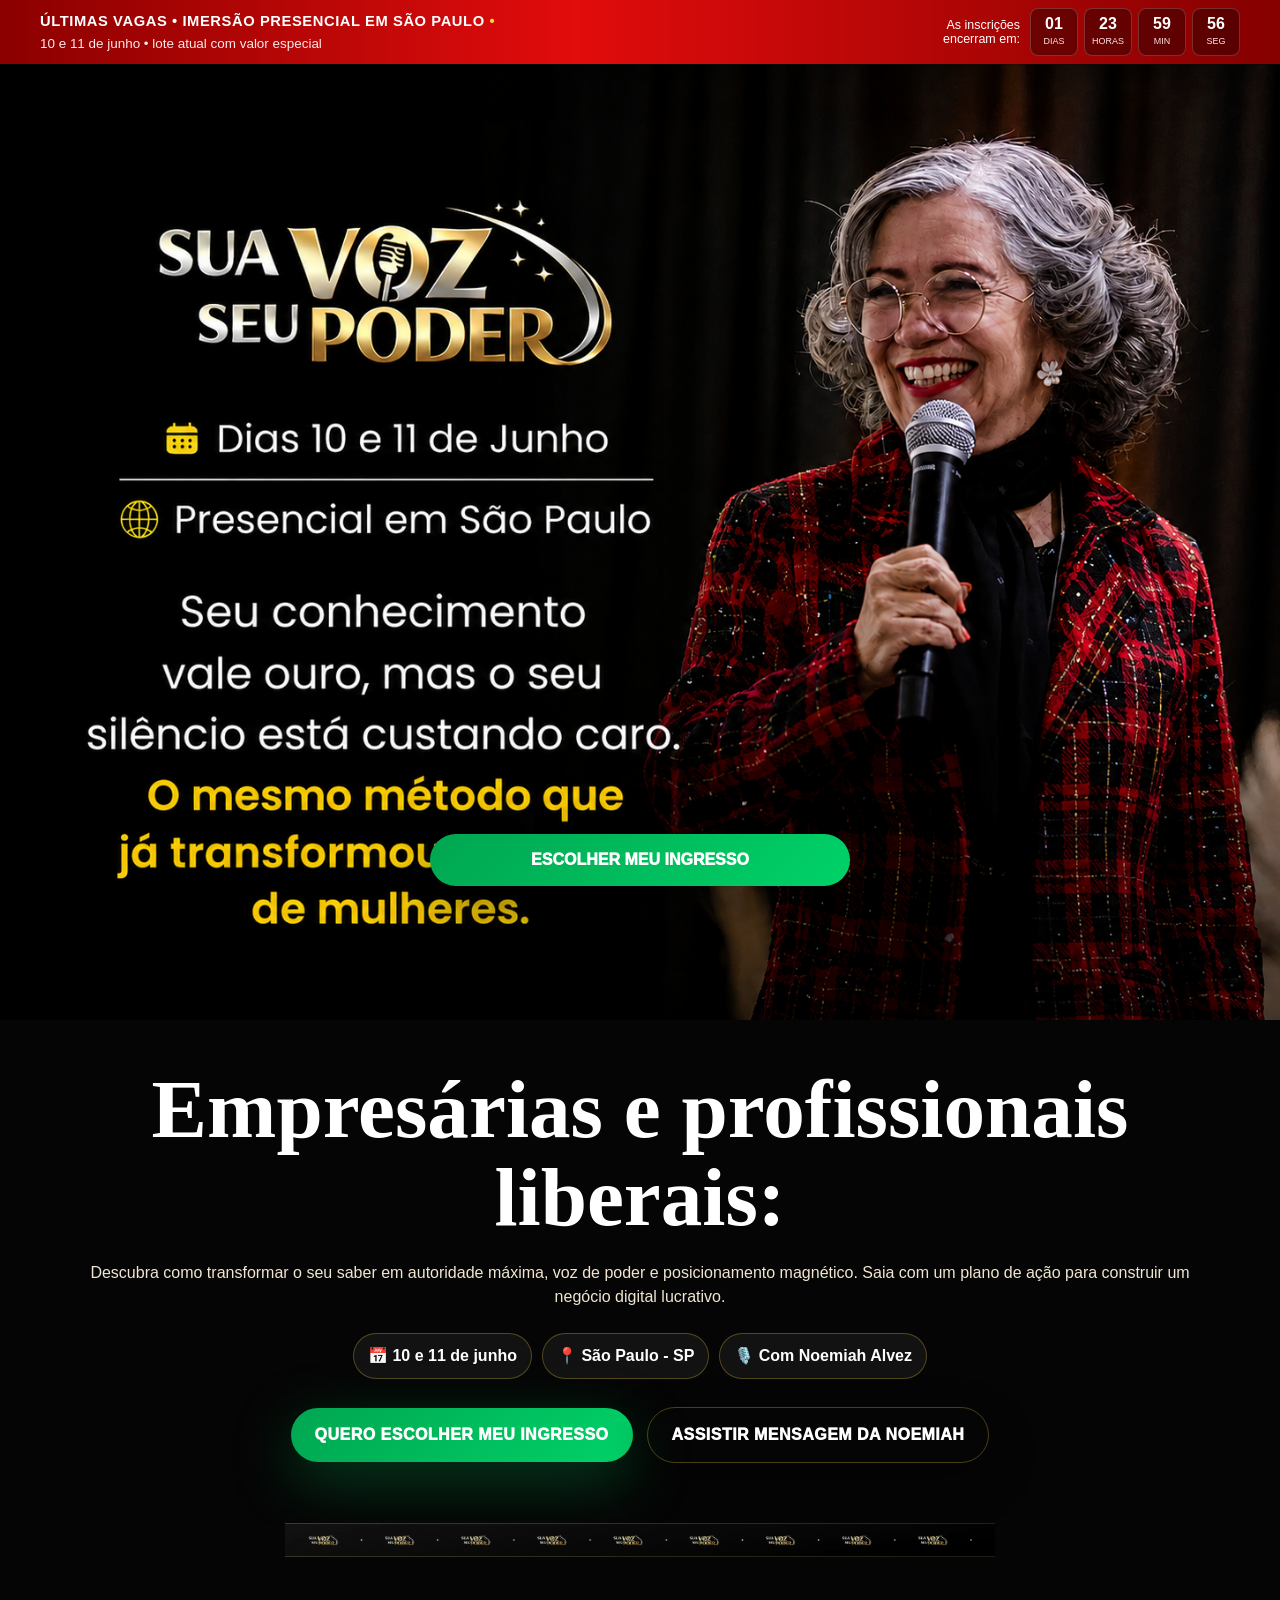
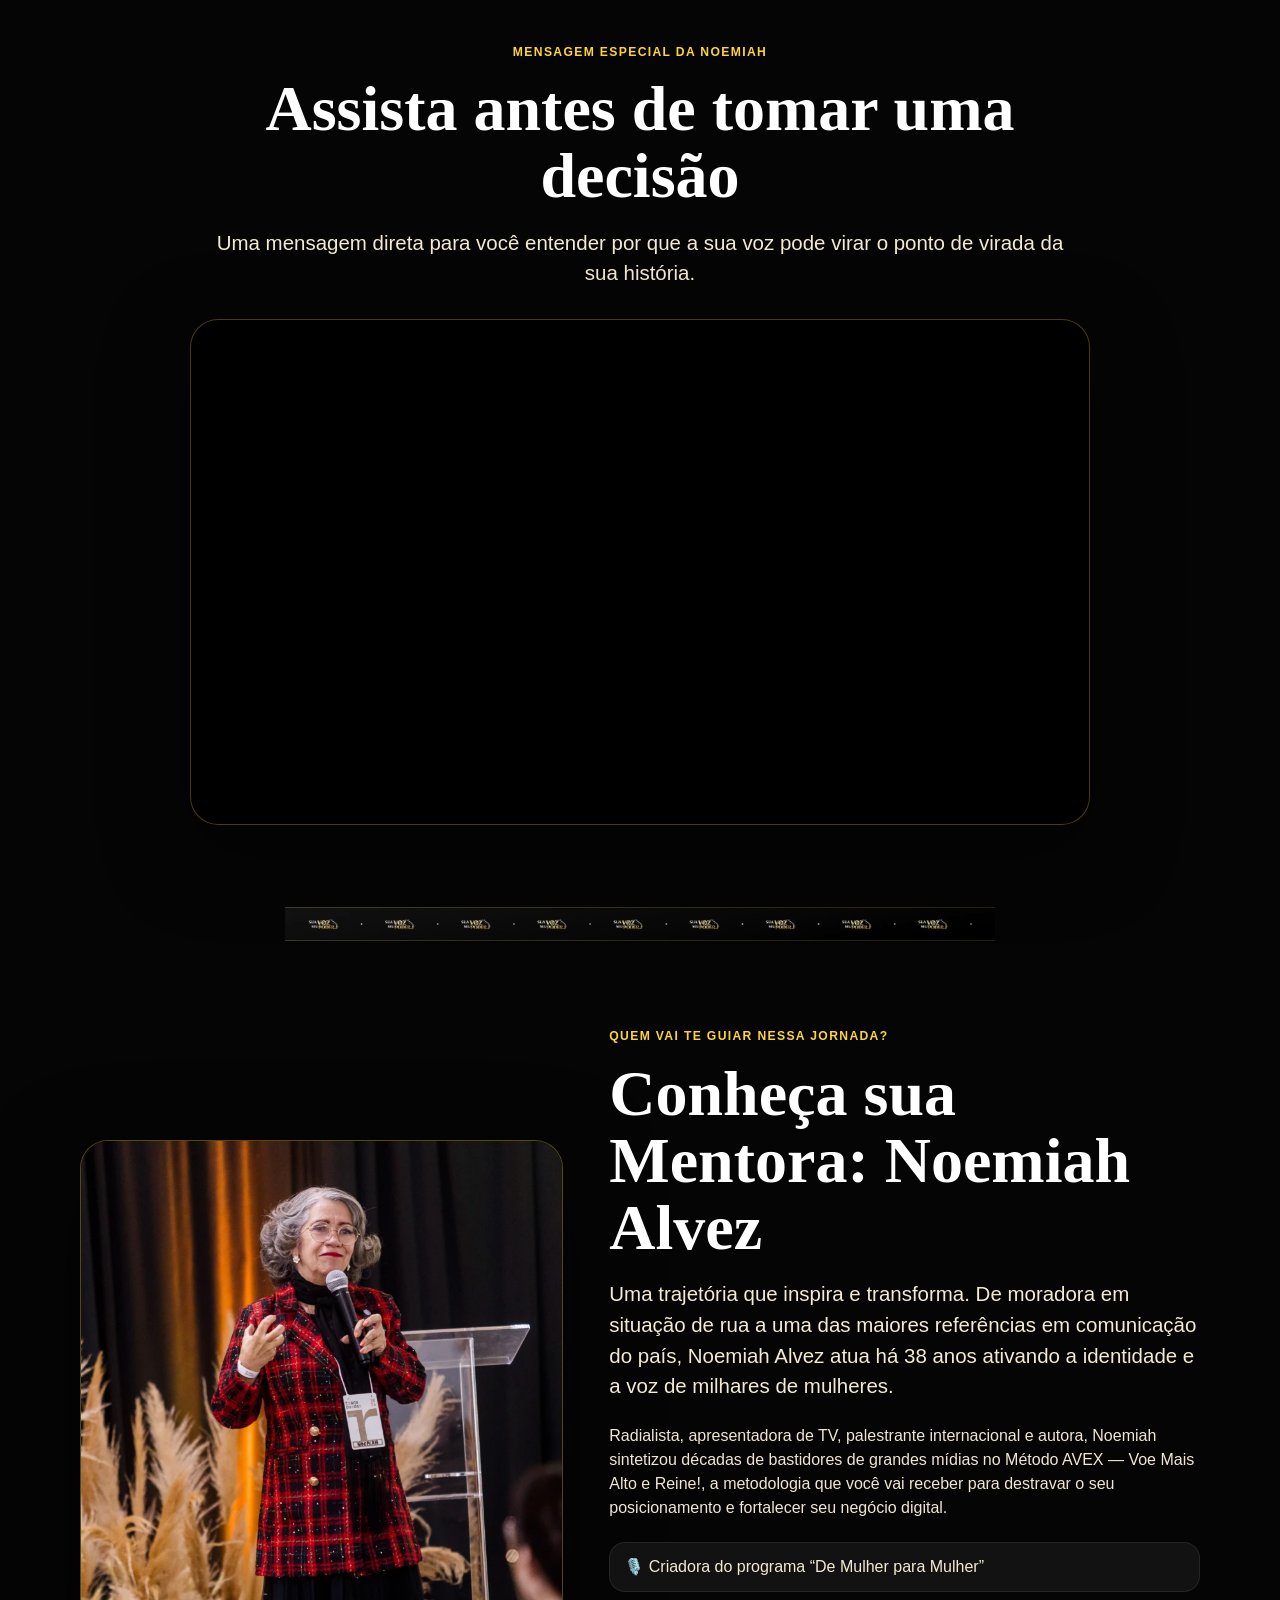
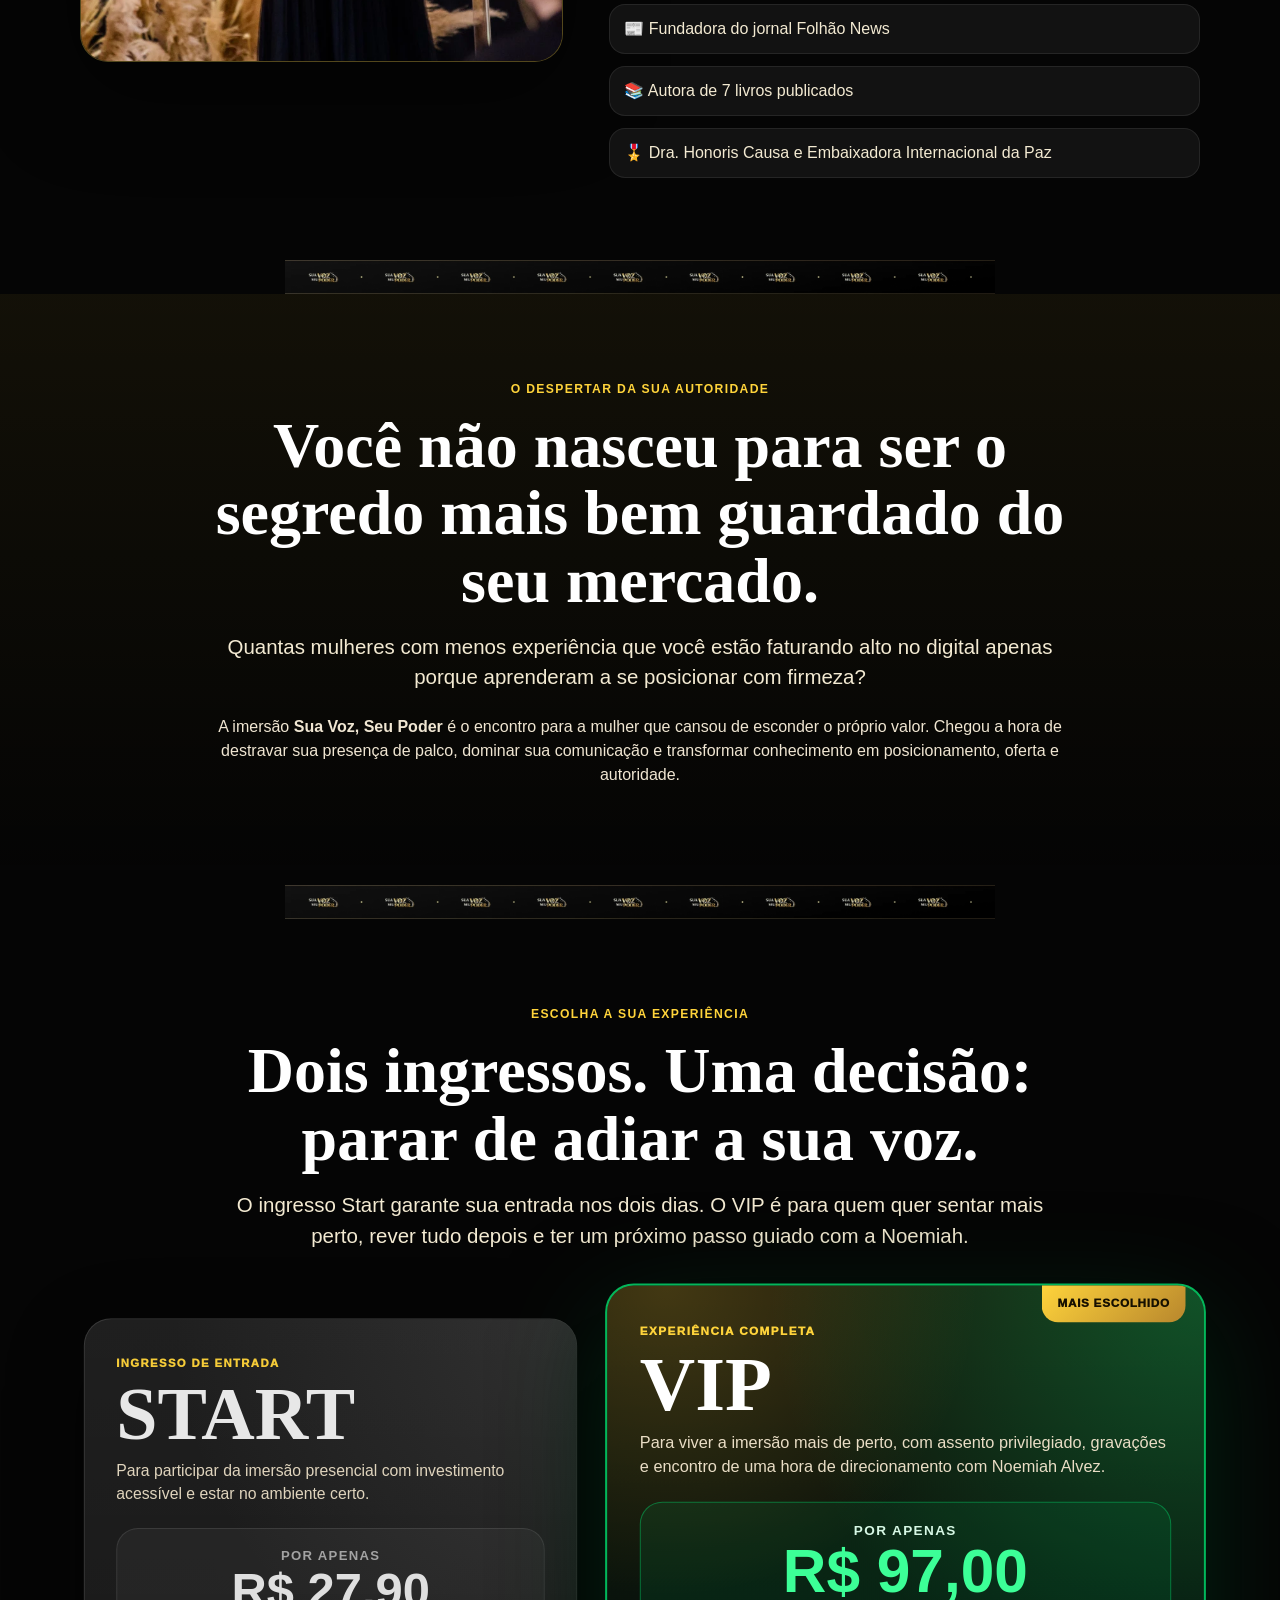
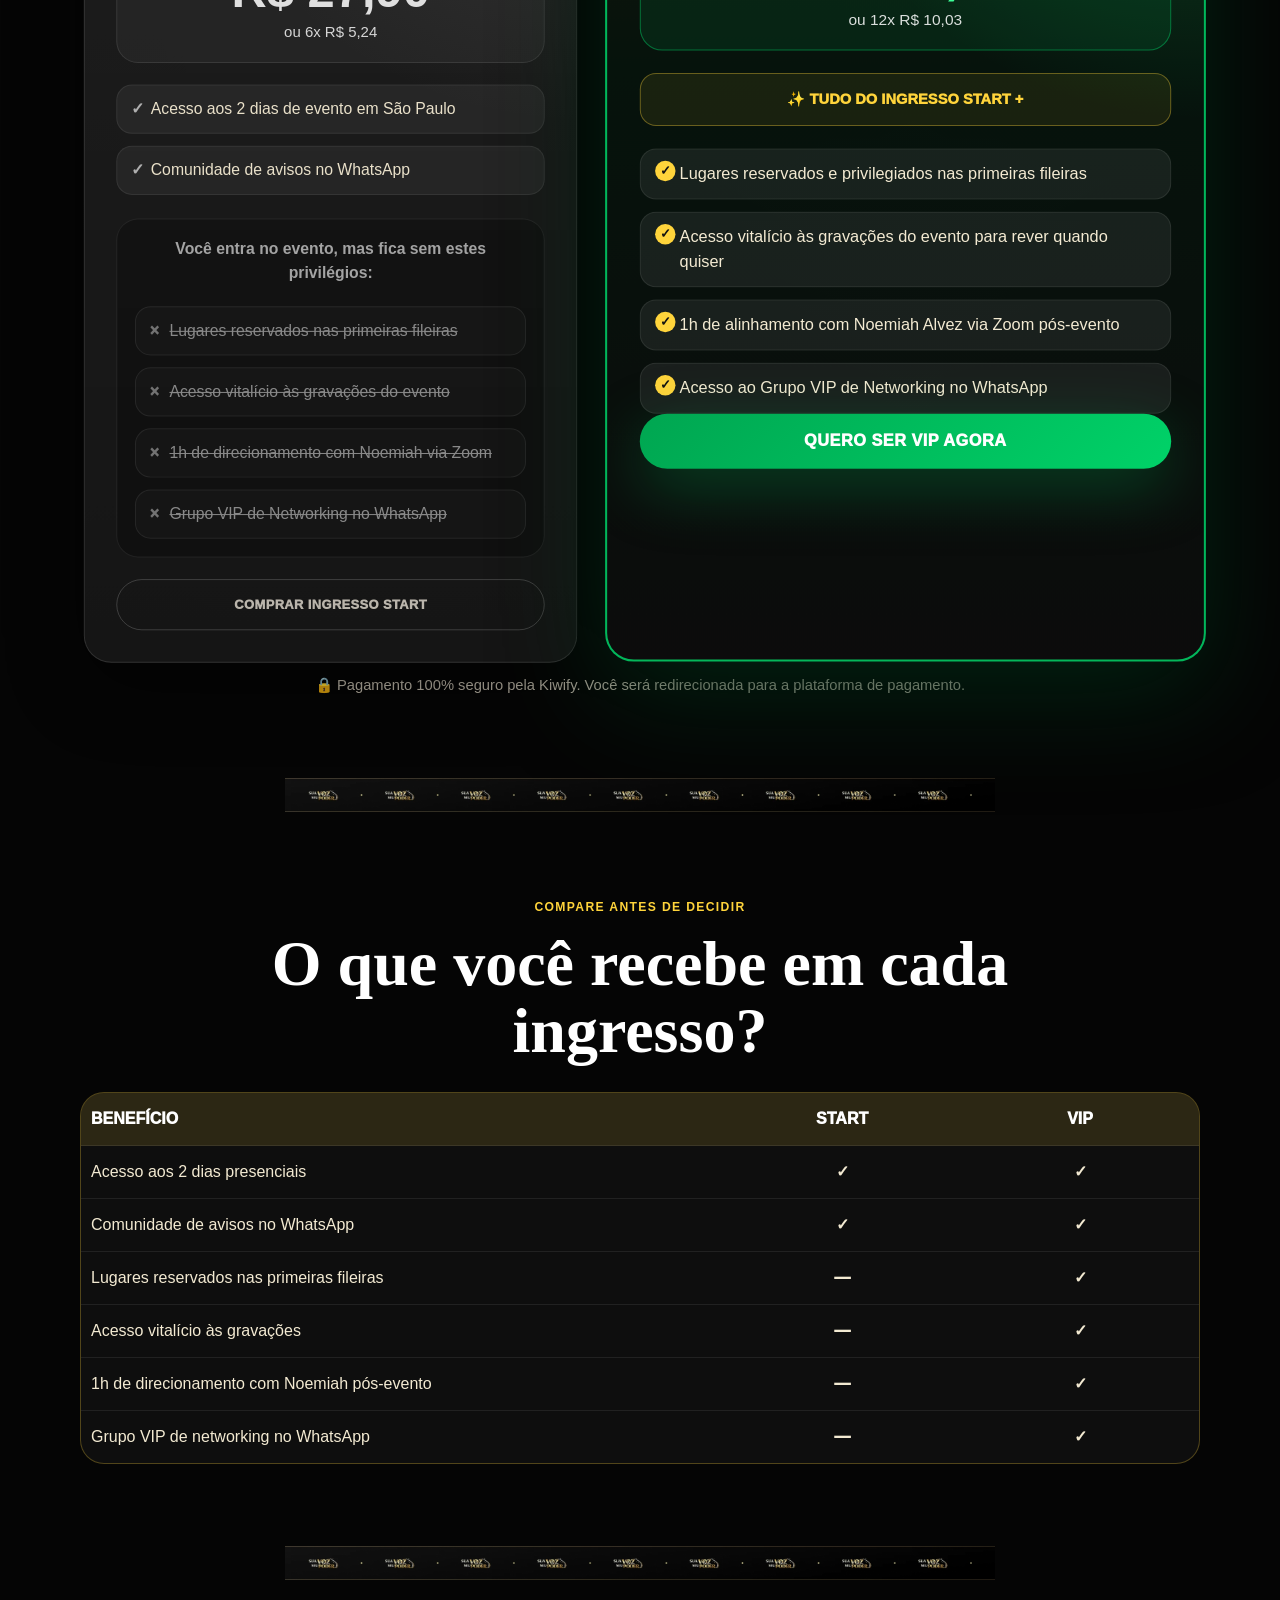
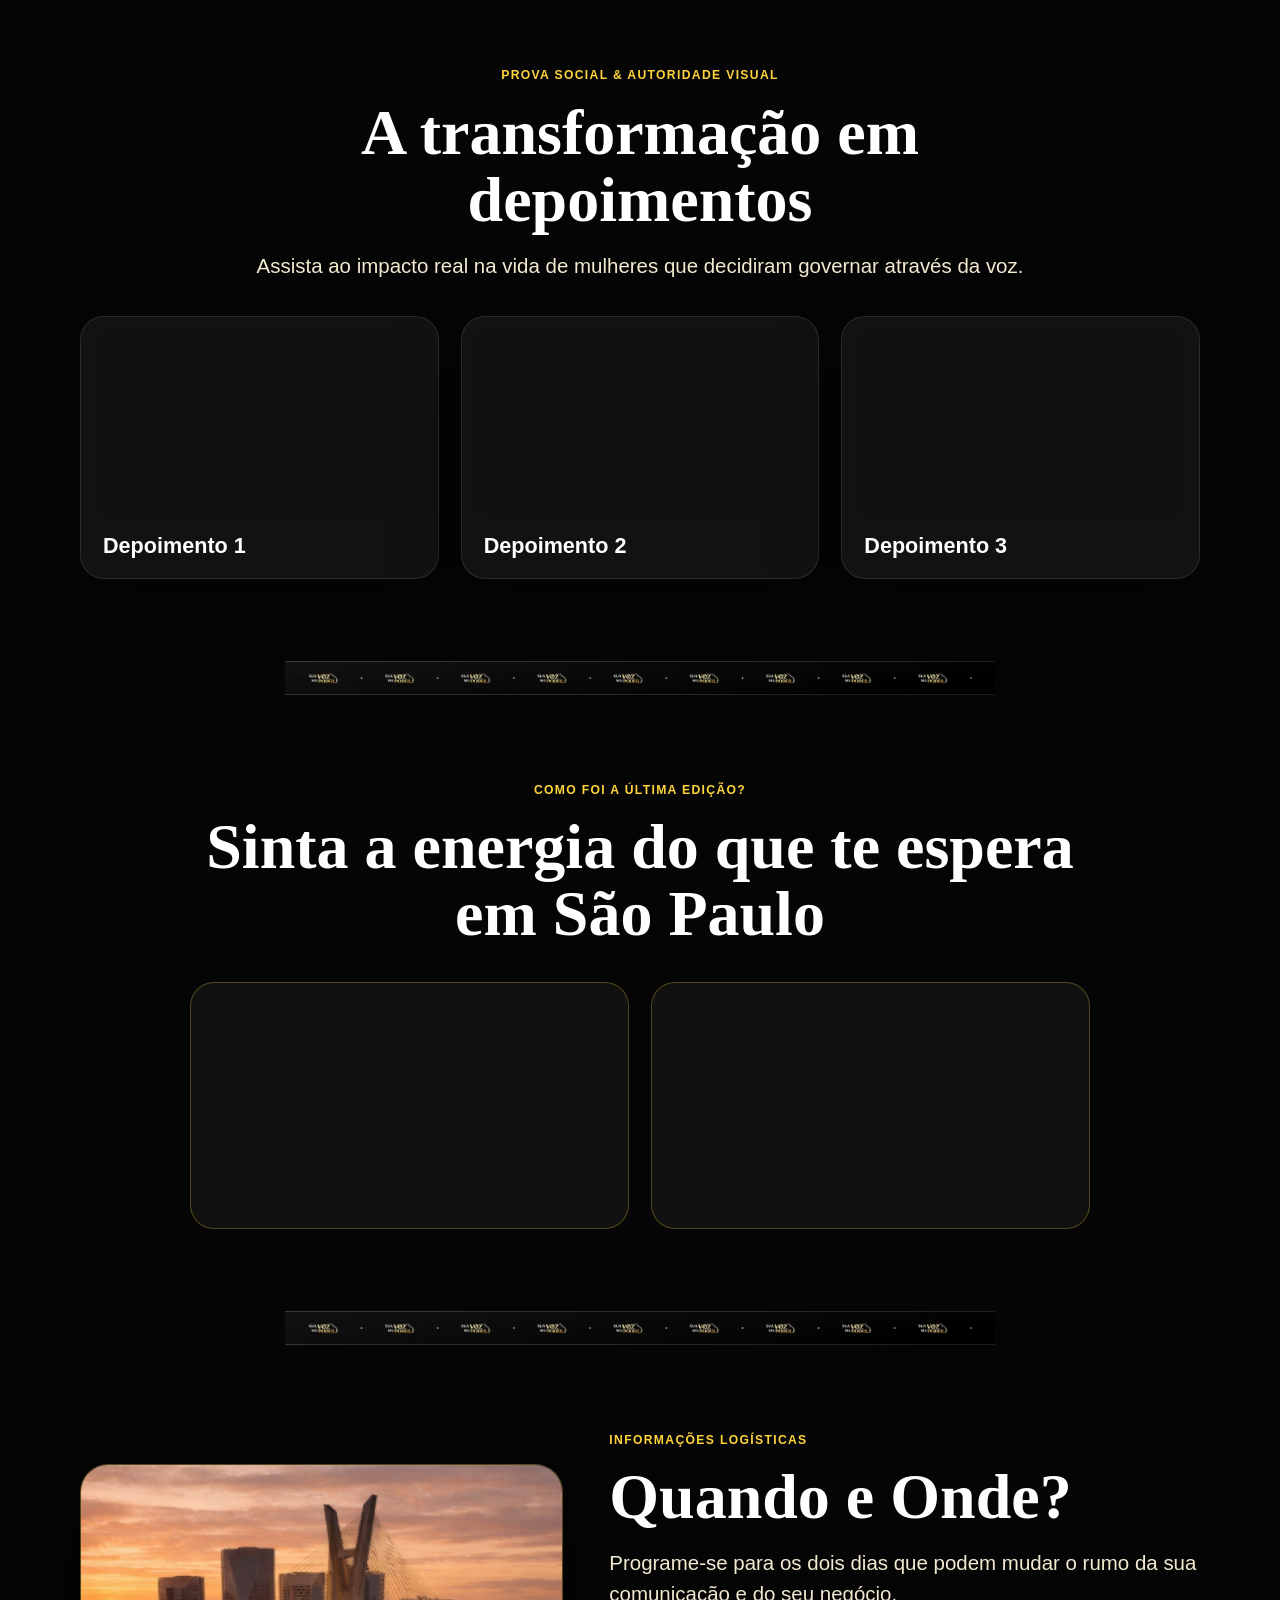
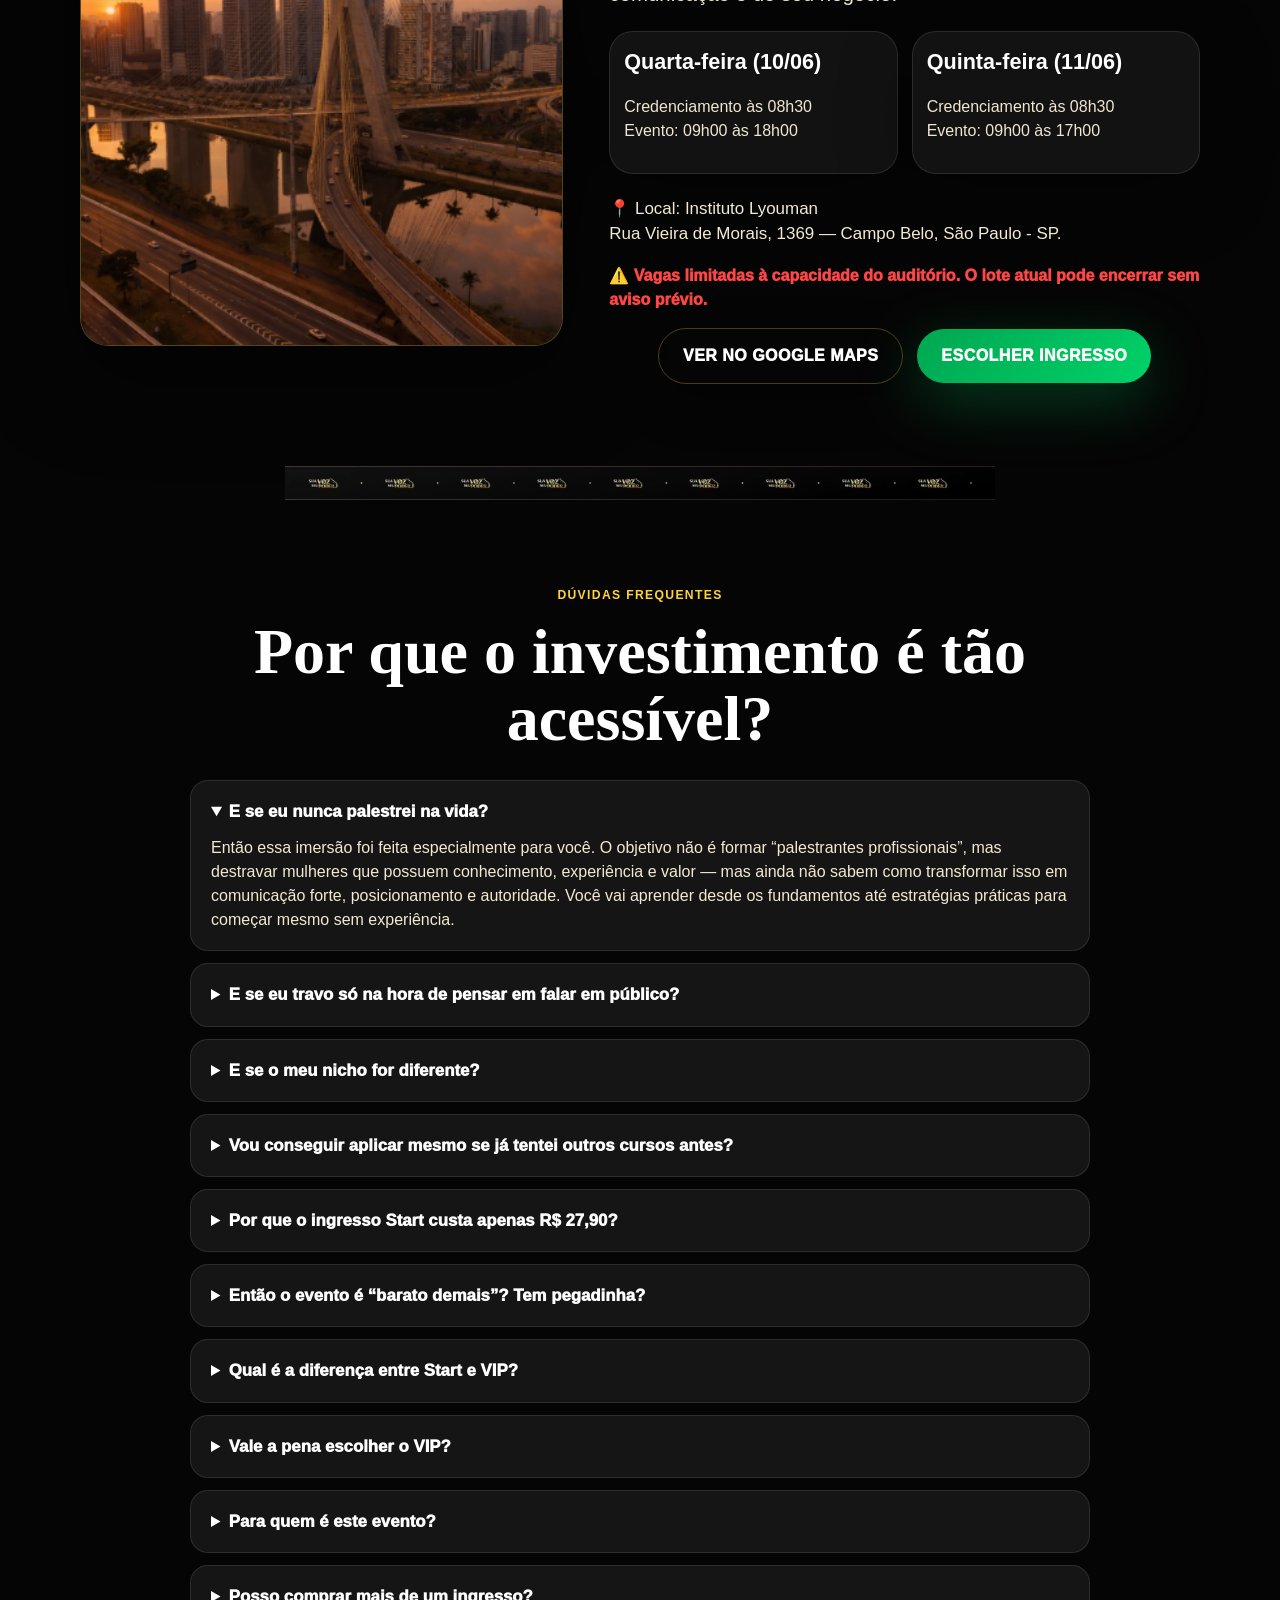
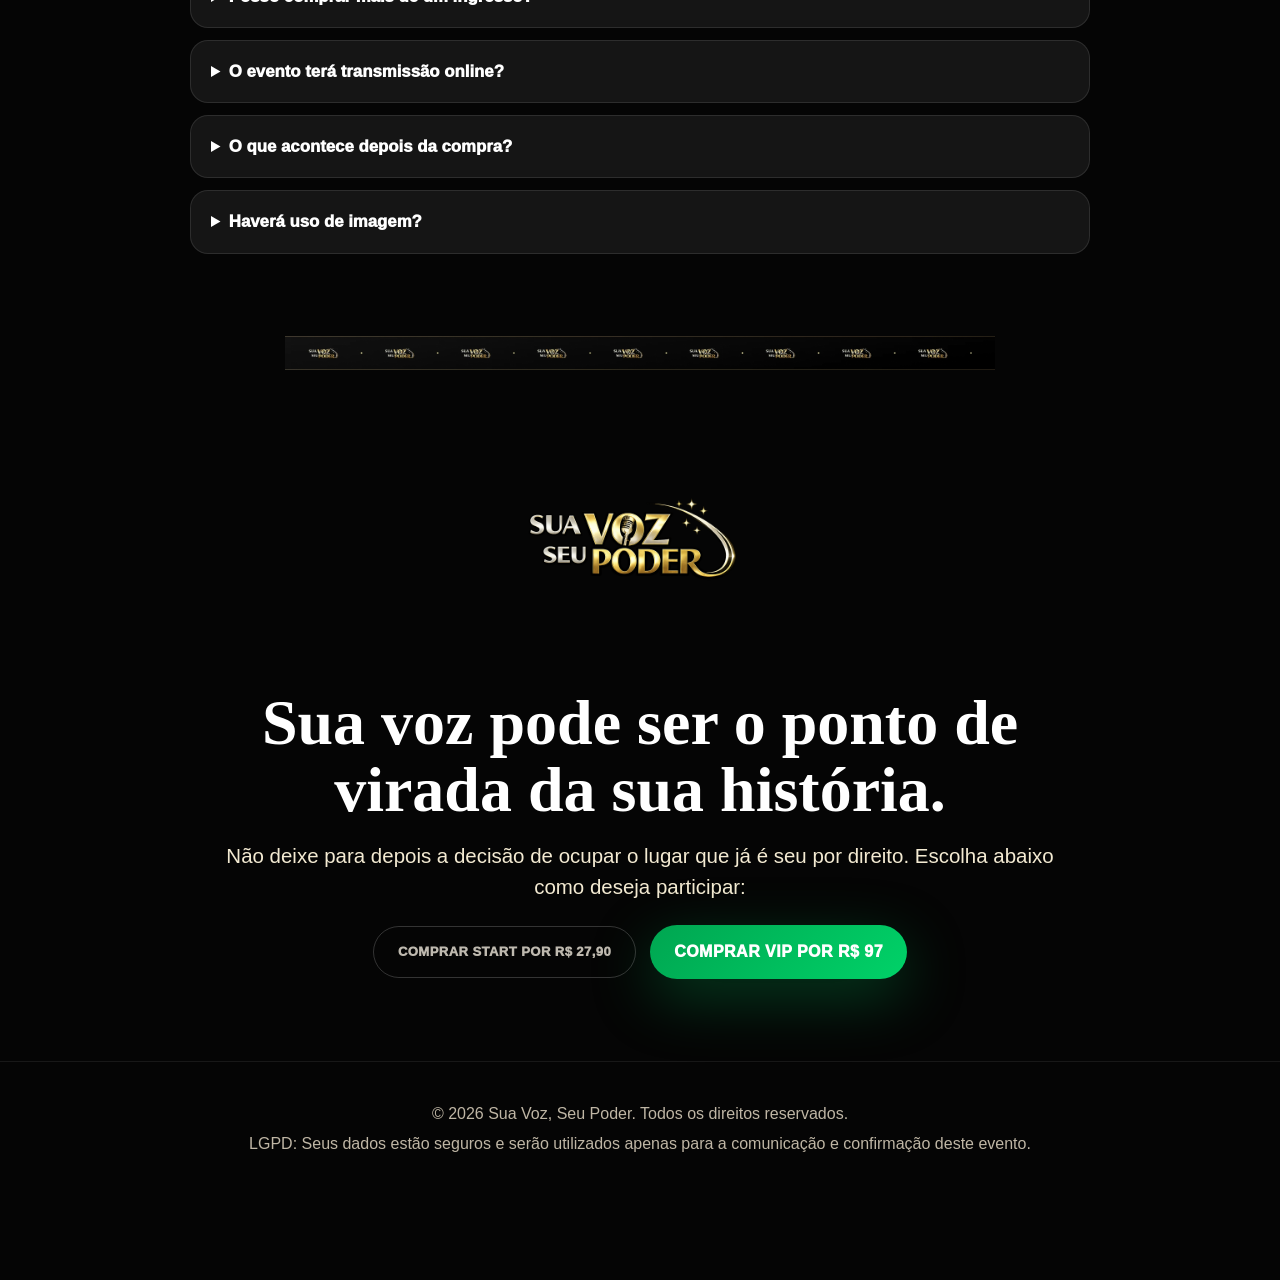
<file: index.html>
<!DOCTYPE html>
<html lang="pt-br">
<head>
  <meta charset="UTF-8">
  <meta name="viewport" content="width=device-width, initial-scale=1.0">
  <title>Sua Voz, Seu Poder | Imersão Presencial com Noemiah Alvez</title>
  <meta name="description" content="Imersão presencial em São Paulo com Noemiah Alvez. Ingresso Start por R$ 27,90 e Experiência VIP por R$ 97,00.">

  <!-- Open Graph / WhatsApp -->
  <meta property="og:type" content="website">
  <meta property="og:title" content="Sua Voz, Seu Poder | Imersão Presencial com Noemiah Alvez">
  <meta property="og:description" content="Transforme seu conhecimento em autoridade, voz de poder e posicionamento magnético.">
  <meta property="og:image" content="https://noemiahalvez.com/assets/thumbnail-whatsapp.png">
  <meta property="og:image:secure_url" content="https://noemiahalvez.com/assets/thumbnail-whatsapp.png">
  <meta property="og:image:type" content="image/png">
  <meta property="og:image:width" content="1200">
  <meta property="og:image:height" content="630">
  <meta property="og:image:alt" content="Sua Voz, Seu Poder com Noemiah Alvez">
  <meta property="og:url" content="https://noemiahalvez.com">
  <meta property="og:site_name" content="Sua Voz, Seu Poder">

  <!-- Twitter -->
  <meta name="twitter:card" content="summary_large_image">
  <meta name="twitter:title" content="Sua Voz, Seu Poder | Imersão Presencial">
  <meta name="twitter:description" content="Ingresso Start por R$ 27,90 e Experiência VIP por R$ 97,00.">
  <meta name="twitter:image" content="https://noemiahalvez.com/assets/thumbnail-whatsapp.png">

  <!-- Meta Pixel Code -->
  <script>
  !function(f,b,e,v,n,t,s)
  {if(f.fbq)return;n=f.fbq=function(){n.callMethod?
  n.callMethod.apply(n,arguments):n.queue.push(arguments)};
  if(!f._fbq)f._fbq=n;n.push=n;n.loaded=!0;n.version='2.0';
  n.queue=[];t=b.createElement(e);t.async=!0;
  t.src=v;s=b.getElementsByTagName(e)[0];
  s.parentNode.insertBefore(t,s)}(window, document,'script',
  'https://connect.facebook.net/en_US/fbevents.js');
  fbq('init', '1332486198815609');
  fbq('track', 'PageView');
  </script>
  <noscript><img height="1" width="1" style="display:none" src="https://www.facebook.com/tr?id=1332486198815609&ev=PageView&noscript=1" /></noscript>
  <!-- End Meta Pixel Code -->

  <!-- GOOGLE ANALYTICS GA4 - placeholder mantido. Troque G-XXXXXXXXXX pelo ID real quando tiver. -->
 <!-- Google tag (gtag.js) -->
<script async src="https://www.googletagmanager.com/gtag/js?id=G-CHQZ6MXQG1"></script>
<script>
  window.dataLayer = window.dataLayer || [];
  function gtag(){dataLayer.push(arguments);}
  gtag('js', new Date());

  gtag('config', 'G-CHQZ6MXQG1');
</script>

  <link rel="stylesheet" href="style.css">
</head>
<body>
  <div class="urgency-bar" role="banner" aria-label="Aviso de urgência">
    <div class="urgency-inner">
      <div class="urgency-copy">
        <strong>ÚLTIMAS VAGAS • IMERSÃO PRESENCIAL EM SÃO PAULO</strong>
        <span>10 e 11 de junho • lote atual com valor especial</span>
      </div>
      <div class="countdown-wrap">
        <span>As inscrições encerram em:</span>
        <div class="countdown" aria-label="Cronômetro de urgência">
          <span><b id="cd-days">00</b><small>dias</small></span>
          <span><b id="cd-hours">00</b><small>horas</small></span>
          <span><b id="cd-minutes">00</b><small>min</small></span>
          <span><b id="cd-seconds">00</b><small>seg</small></span>
        </div>
      </div>
    </div>
  </div>

  <main id="topo">
    <section class="hero">
      <div class="hero-media">
        <img src="CAPA_noemiah_1.png" class="hero-main-img" alt="Sua Voz, Seu Poder com Noemiah Alvez">
      </div>

             
      <div class="container hero-content">
        <h1>Empresárias e profissionais liberais:</h1>
        <p class=texto>Descubra como transformar o seu saber em autoridade máxima, voz de poder e posicionamento magnético. Saia com um plano de ação para construir um negócio digital lucrativo.</p>
        <div class="event-pills" aria-label="Informações do evento">
          <span>📅 10 e 11 de junho</span>
          <span>📍 São Paulo - SP</span>
          <span>🎙️ Com Noemiah Alvez</span>
        </div>
        <div class="hero-actions">
          <a href="#ingressos" class="btn btn-vip">Quero escolher meu ingresso</a>
          <a href="#vsl" class="btn btn-ghost">Assistir mensagem da Noemiah</a>
        </div>
      </div>
    </section>

      <div class="section-divider"></div>
    
<section class="section vsl-section" id="vsl">
      <div class="container narrow center-text">
        <span class="eyebrow center">Mensagem especial da Noemiah</span>
        <h2>Assista antes de tomar uma decisão</h2>
        <p class="lead">Uma mensagem direta para você entender por que a sua voz pode virar o ponto de virada da sua história.</p>
        <div class="video-feature horizontal-video">
          <iframe
    src="https://www.youtube.com/embed/ZxwcZT33X6k?playsinline=1&rel=0&modestbranding=1"
    title="Mensagem da Noemiah"
    allow="accelerometer; autoplay; clipboard-write; encrypted-media; gyroscope; picture-in-picture; web-share"
    referrerpolicy="strict-origin-when-cross-origin"
    allowfullscreen>
  </iframe>
</div>
      </div>
    </section>  

    <div class="section-divider"></div>

    <section class="section trainer" id="mentora">
      <div class="container trainer-grid">
        <div class="image-frame">
          <img src="assets/Transbordar_767_1_2_1.webp" alt="Noemiah Alvez palestrando">
        </div>
        <div>
          <span class="eyebrow">Quem vai te guiar nessa jornada?</span>
          <h2>Conheça sua Mentora: Noemiah Alvez</h2>
          <p class="lead">Uma trajetória que inspira e transforma. De moradora em situação de rua a uma das maiores referências em comunicação do país, Noemiah Alvez atua há 38 anos ativando a identidade e a voz de milhares de mulheres.</p>
          <p>Radialista, apresentadora de TV, palestrante internacional e autora, Noemiah sintetizou décadas de bastidores de grandes mídias no Método AVEX — Voe Mais Alto e Reine!, a metodologia que você vai receber para destravar o seu posicionamento e fortalecer seu negócio digital.</p>
          <ul class="icon-list">
            <li>🎙️ Criadora do programa “De Mulher para Mulher”</li>
            <li>📰 Fundadora do jornal Folhão News</li>
            <li>📚 Autora de 7 livros publicados</li>
            <li>🎖️ Dra. Honoris Causa e Embaixadora Internacional da Paz</li>
          </ul>
        </div>
      </div>
    </section>

    <div class="section-divider"></div>

    <section class="section authority-section">
      <div class="container narrow center-text">
        <span class="eyebrow center">O despertar da sua autoridade</span>
        <h2>Você não nasceu para ser o segredo mais bem guardado do seu mercado.</h2>
        <p class="lead">Quantas mulheres com menos experiência que você estão faturando alto no digital apenas porque aprenderam a se posicionar com firmeza?</p>
        <p>A imersão <strong>Sua Voz, Seu Poder</strong> é o encontro para a mulher que cansou de esconder o próprio valor. Chegou a hora de destravar sua presença de palco, dominar sua comunicação e transformar conhecimento em posicionamento, oferta e autoridade.</p>
      </div>
    </section>

    <div class="section-divider"></div>

    <section class="section tickets" id="ingressos">
      <div class="container">
        <div class="center-text narrow">
          <span class="eyebrow center">Escolha a sua experiência</span>
          <h2>Dois ingressos. Uma decisão: parar de adiar a sua voz.</h2>
          <p class="lead">O ingresso Start garante sua entrada nos dois dias. O VIP é para quem quer sentar mais perto, rever tudo depois e ter um próximo passo guiado com a Noemiah.</p>
        </div>

        <div class="ticket-grid" aria-label="Comparativo dos ingressos Start e VIP">
          <article class="ticket-card start-card">
            <div class="ticket-head">
              <span class="ticket-label">Ingresso de entrada</span>
              <h3>START</h3>
              <p class="ticket-desc">Para participar da imersão presencial com investimento acessível e estar no ambiente certo.</p>
            </div>

            <div class="price-block start-price">
              <small>por apenas</small>
              <strong>R$ 27,90</strong>
              <span class="installments">ou 6x R$ 5,24</span>
            </div>

            <ul class="benefits included">
              <li>Acesso aos 2 dias de evento em São Paulo</li>
              <li>Comunidade de avisos no WhatsApp</li>
            </ul>

            <div class="loss-box">
              <p>Você entra no evento, mas fica sem estes privilégios:</p>
              <ul class="benefits missed">
                <li>Lugares reservados nas primeiras fileiras</li>
                <li>Acesso vitalício às gravações do evento</li>
                <li>1h de direcionamento com Noemiah via Zoom</li>
                <li>Grupo VIP de Networking no WhatsApp</li>
              </ul>
            </div>

            <a href="https://pay.kiwify.com.br/6jYbGbk" class="btn btn-start-subtle full checkout-link" data-ticket="Start" data-value="27.90">Comprar Ingresso Start</a>
          </article>

          <article class="ticket-card vip-card">
            <span class="recommended">Mais escolhido</span>
            <div class="ticket-head">
              <span class="ticket-label">Experiência completa</span>
              <h3>VIP</h3>
              <p class="ticket-desc">Para viver a imersão mais de perto, com assento privilegiado, gravações e encontro de uma hora de direcionamento com Noemiah Alvez.</p>
            </div>

            <div class="price-block vip-price">
              <small>por apenas</small>
              <strong>R$ 97,00</strong>
              <span class="installments">ou 12x R$ 10,03</span>
            </div>

            <div class="vip-bonus">✨ Tudo do ingresso START +</div>

            <ul class="benefits vip-benefits">
              <li>Lugares reservados e privilegiados nas primeiras fileiras</li>
              <li>Acesso vitalício às gravações do evento para rever quando quiser</li>
              <li>1h de alinhamento com Noemiah Alvez via Zoom pós-evento</li>
              <li>Acesso ao Grupo VIP de Networking no WhatsApp</li>
            </ul>

            <a href="https://pay.kiwify.com.br/saSkvXX" class="btn btn-vip full checkout-link" data-ticket="VIP" data-value="97.00">Quero ser VIP agora</a>
          </article>
        </div>

        <p class="secure-note">🔒 Pagamento 100% seguro pela Kiwify. Você será redirecionada para a plataforma de pagamento.</p>
      </div>
    </section>

    <div class="section-divider"></div>

    <section class="section comparison-section">
      <div class="container">
        <div class="center-text narrow">
          <span class="eyebrow center">Compare antes de decidir</span>
          <h2>O que você recebe em cada ingresso?</h2>
        </div>
        <div class="comparison-table" role="table" aria-label="Comparativo dos ingressos">
          <div class="row head"><div>Benefício</div><div>Start</div><div>VIP</div></div>
          <div class="row"><div>Acesso aos 2 dias presenciais</div><div>✓</div><div>✓</div></div>
          <div class="row"><div>Comunidade de avisos no WhatsApp</div><div>✓</div><div>✓</div></div>
          <div class="row"><div>Lugares reservados nas primeiras fileiras</div><div>—</div><div>✓</div></div>
          <div class="row"><div>Acesso vitalício às gravações</div><div>—</div><div>✓</div></div>
          <div class="row"><div>1h de direcionamento com Noemiah pós-evento</div><div>—</div><div>✓</div></div>
          <div class="row"><div>Grupo VIP de networking no WhatsApp</div><div>—</div><div>✓</div></div>
        </div>
      </div>
    </section>

    <div class="section-divider"></div>

    <section class="section" id="depoimentos">
      <div class="container">
        <div class="center-text narrow">
          <span class="eyebrow center">Prova Social & Autoridade Visual</span>
          <h2>A transformação em depoimentos</h2>
          <p class="lead">Assista ao impacto real na vida de mulheres que decidiram governar através da voz.</p>
        </div>
        <div class="video-grid">
          <article class="video-card"><div class="video-wrap"><iframe src="https://www.youtube.com/embed/nT65QCQcfAA" title="Depoimento 1" allow="accelerometer; autoplay; clipboard-write; encrypted-media; gyroscope; picture-in-picture; web-share" allowfullscreen></iframe></div><h3>Depoimento 1</h3></article>
          <article class="video-card"><div class="video-wrap"><iframe src="https://www.youtube.com/embed/sK7xMJi6oog" title="Depoimento 2" allow="accelerometer; autoplay; clipboard-write; encrypted-media; gyroscope; picture-in-picture; web-share" allowfullscreen></iframe></div><h3>Depoimento 2</h3></article>
          <article class="video-card"><div class="video-wrap"><iframe src="https://www.youtube.com/embed/jvb_aAZJ7mg" title="Depoimento 3" allow="accelerometer; autoplay; clipboard-write; encrypted-media; gyroscope; picture-in-picture; web-share" allowfullscreen></iframe></div><h3>Depoimento 3</h3></article>
        </div>
      </div>
    </section>

    <div class="section-divider"></div>

    <section class="section last-edition">
      <div class="container narrow">
        <div class="center-text">
          <span class="eyebrow center">Como foi a última edição?</span>
          <h2>Sinta a energia do que te espera em São Paulo</h2>
        </div>
        <div class="video-grid two-videos">
          <div class="video-wrapper"><iframe src="https://www.youtube.com/embed/jqL2Jvq8L5Y" title="Última edição" allowfullscreen></iframe></div>
          <div class="video-wrapper"><iframe src="https://www.youtube.com/embed/8nXUTJS7Hhw" title="Shorts evento" allowfullscreen></iframe></div>
        </div>
      </div>
    </section>

    <div class="section-divider"></div>

    <section class="section" id="local">
      <div class="container location-grid">
        <div class="location-photo"><img src="assets/Ponte estaiada 2.png" alt="São Paulo"></div>
        <div class="location-info">
          <span class="eyebrow">Informações Logísticas</span>
          <h2>Quando e Onde?</h2>
          <p class="lead">Programe-se para os dois dias que podem mudar o rumo da sua comunicação e do seu negócio.</p>
          <div class="schedule-grid">
            <div class="info-card"><h3>Quarta-feira (10/06)</h3><p>Credenciamento às 08h30<br>Evento: 09h00 às 18h00</p></div>
            <div class="info-card"><h3>Quinta-feira (11/06)</h3><p>Credenciamento às 08h30<br>Evento: 09h00 às 17h00</p></div>
          </div>
          <p class="address">📍 Local: Instituto Lyouman<br>Rua Vieira de Morais, 1369 — Campo Belo, São Paulo - SP.</p>
          <p class="vagas-limitadas">⚠️ Vagas limitadas à capacidade do auditório. O lote atual pode encerrar sem aviso prévio.</p>
          <div class="hero-actions">
            <a href="https://maps.google.com/?q=Instituto+Lyouman+Rua+Vieira+de+Morais+1369+Campo+Belo+São+Paulo" class="btn btn-map" target="_blank" rel="noopener noreferrer">Ver no Google Maps</a>
            <a href="#ingressos" class="btn btn-vip">Escolher ingresso</a>
          </div>
        </div>
      </div>
    </section>

    <div class="section-divider"></div>

    <section class="section faq-section" id="faq">
      <div class="container narrow">
        <div class="center-text">
          <span class="eyebrow center">Dúvidas frequentes</span>
          <h2>Por que o investimento é tão acessível?</h2>
        </div>
        <div class="faq-list">
          <details open><summary>E se eu nunca palestrei na vida?</summary><p>Então essa imersão foi feita especialmente para você. O objetivo não é formar “palestrantes profissionais”, mas destravar mulheres que possuem conhecimento, experiência e valor — mas ainda não sabem como transformar isso em comunicação forte, posicionamento e autoridade. Você vai aprender desde os fundamentos até estratégias práticas para começar mesmo sem experiência.</p></details>
<details><summary>E se eu travo só na hora de pensar em falar em público?</summary><p>Isso é mais comum do que você imagina. Muitas mulheres extremamente capacitadas travam porque nunca aprenderam técnicas de comunicação, presença e segurança emocional. Durante a imersão, você vai entender como desenvolver clareza, confiança e posicionamento sem precisar “nascer pronta” para isso.</p></details>
<details><summary>E se o meu nicho for diferente?</summary><p>A comunicação de autoridade funciona para qualquer área. Empresárias, psicólogas, advogadas, médicas, mentoras, terapeutas, profissionais liberais e mulheres que desejam crescer no digital podem aplicar o método. O foco da imersão não é um nicho específico, mas ensinar como transformar conhecimento em posicionamento forte e oportunidades reais de crescimento.</p></details>
<details><summary>Vou conseguir aplicar mesmo se já tentei outros cursos antes?</summary><p>Sim. Muitas participantes chegam após consumir vários cursos e conteúdos sem conseguir colocar nada em prática. A diferença aqui é que você terá direcionamento estratégico, clareza sobre posicionamento e um plano mais simples de execução. A proposta da imersão é justamente transformar excesso de informação em ação prática e aplicável ao seu momento atual.</p></details>
          <details><summary>Por que o ingresso Start custa apenas R$ 27,90?</summary><p>Porque este lote foi pensado para diminuir a barreira de entrada e lotar a sala com mulheres prontas para se posicionar. O valor simbólico ajuda a confirmar compromisso, organizar a operação do evento e evitar inscrições sem comparecimento.</p></details>
          <details><summary>Então o evento é “barato demais”? Tem pegadinha?</summary><p>Não. O evento é presencial e real. A estratégia é tornar o acesso mais simples no ingresso Start e oferecer uma experiência mais completa no VIP para quem deseja proximidade, gravações e acompanhamento pós-evento.</p></details>
          <details><summary>Qual é a diferença entre Start e VIP?</summary><p>O Start dá acesso aos dois dias presenciais e à comunidade de avisos. O VIP inclui tudo isso e ainda adiciona lugares privilegiados nas primeiras fileiras, gravações vitalícias, direcionamento de 1h com Noemiah e grupo VIP de networking.</p></details>
          <details><summary>Vale a pena escolher o VIP?</summary><p>Sim, se você quer sentar mais perto, rever o conteúdo com calma depois do evento, participar de um direcionamento pós-evento e se conectar com outras mulheres em um grupo VIP de networking.</p></details>
          <details><summary>Para quem é este evento?</summary><p>Para empresárias, mentoras, psicólogas, advogadas, médicas, consultoras e profissionais liberais que desejam usar comunicação, autoridade e posicionamento para monetizar conhecimento no digital.</p></details>
          <details><summary>Posso comprar mais de um ingresso?</summary><p>Sim. Cada participante precisa ter seu próprio ingresso com seus dados para facilitar o credenciamento e a comunicação oficial do evento.</p></details>
          <details><summary>O evento terá transmissão online?</summary><p>Não. A experiência é presencial em São Paulo. Quem compra o ingresso VIP recebe acesso vitalício às gravações depois do evento.</p></details>
          <details><summary>O que acontece depois da compra?</summary><p>Após a confirmação do pagamento pela Kiwify, você receberá as orientações de acesso e confirmação do ingresso nos canais informados na compra.</p></details>
          <details><summary>Haverá uso de imagem?</summary><p>Sim. Ao participar do evento, você autoriza o uso de imagem em materiais de divulgação futuros relacionados ao Sua Voz, Seu Poder.</p></details>
        </div>
      </div>
    </section>

    <div class="section-divider"></div>

    <section class="section final-cta">
      <div class="container narrow center-text">
        <img src="assets/suavozseupoder.png" class="final-logo" alt="Sua Voz, Seu Poder">
        <h2>Sua voz pode ser o ponto de virada da sua história.</h2>
        <p class="lead">Não deixe para depois a decisão de ocupar o lugar que já é seu por direito. Escolha abaixo como deseja participar:</p>
        <div class="center-actions">
          <a href="https://pay.kiwify.com.br/6jYbGbk" class="btn btn-start-subtle checkout-link" data-ticket="Start" data-value="27.90">Comprar Start por R$ 27,90</a>
          <a href="https://pay.kiwify.com.br/saSkvXX" class="btn btn-vip checkout-link" data-ticket="VIP" data-value="97.00">Comprar VIP por R$ 97</a>
        </div>
      </div>
    </section>
  </main>

  <footer class="footer">
    <p>© 2026 Sua Voz, Seu Poder. Todos os direitos reservados.</p>
    <p>LGPD: Seus dados estão seguros e serão utilizados apenas para a comunicação e confirmação deste evento.</p>
  </footer>

  <a href="#ingressos" class="floating-buy">ESCOLHER MEU INGRESSO</a>
  <script src="script.js"></script>
</body>
</html>
</file>
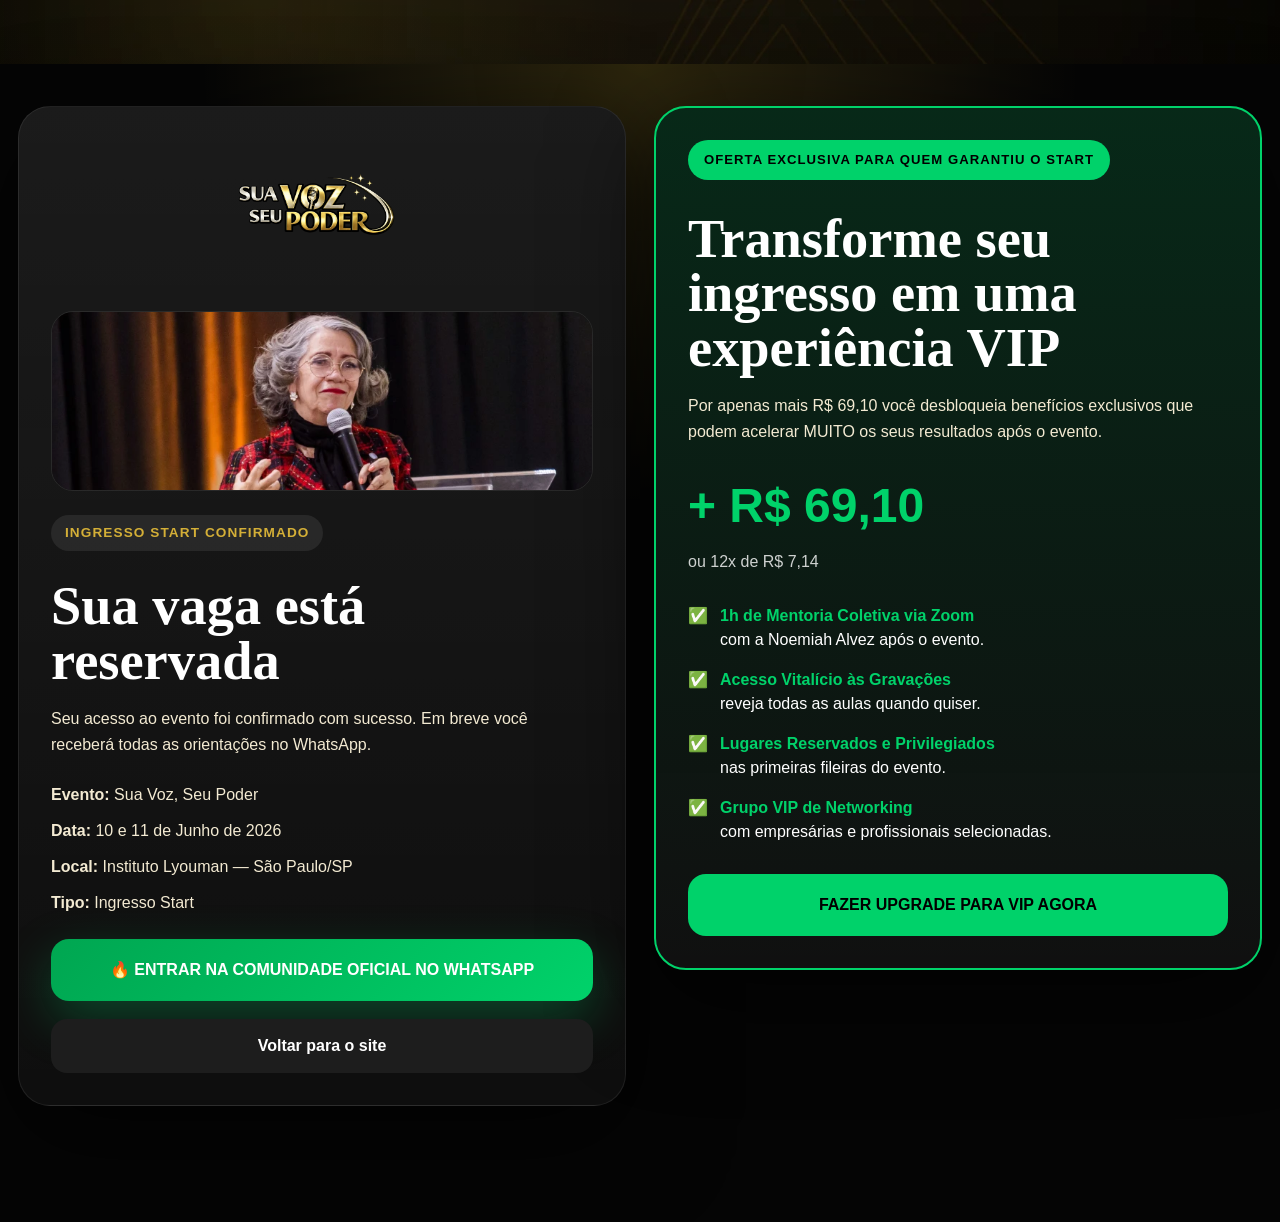
<file: ingresso-start.html>
<!DOCTYPE html>
<html lang="pt-br">
<head>
  <meta charset="UTF-8">
  <meta name="viewport" content="width=device-width, initial-scale=1.0">

  <title>Ingresso Start | Sua Voz, Seu Poder</title>

  <link rel="stylesheet" href="style.css">

<!-- Google tag (gtag.js) -->
<script async src="https://www.googletagmanager.com/gtag/js?id=G-CHQZ6MXQG1"></script>
<script>
  window.dataLayer = window.dataLayer || [];
  function gtag(){dataLayer.push(arguments);}
  gtag('js', new Date());

  gtag('config', 'G-CHQZ6MXQG1');
</script>
  
  <!-- META PIXEL -->
  <script>
    !function(f,b,e,v,n,t,s){
      if(f.fbq)return;
      n=f.fbq=function(){
        n.callMethod ?
        n.callMethod.apply(n,arguments) :
        n.queue.push(arguments)
      };

      if(!f._fbq)f._fbq=n;

      n.push=n;
      n.loaded=!0;
      n.version='2.0';
      n.queue=[];

      t=b.createElement(e);
      t.async=!0;
      t.src=v;

      s=b.getElementsByTagName(e)[0];
      s.parentNode.insertBefore(t,s)

    }(
      window,
      document,
      'script',
      'https://connect.facebook.net/en_US/fbevents.js'
    );

    fbq('init','1332486198815609');

    fbq('track','PageView');

    fbq('track','Purchase',{
      value:27.90,
      currency:'BRL'
    });
  </script>

  <noscript>
    <img
      height="1"
      width="1"
      style="display:none"
      src="https://www.facebook.com/tr?id=1332486198815609&ev=PageView&noscript=1"
    />
  </noscript>

  <style>

    .ticket-page{
      min-height:100vh;
      padding:42px 18px;
      background:
      radial-gradient(circle at top, rgba(255,212,59,.16), transparent 35%),
      #050505;
    }

    .ticket-layout{
      width:min(1280px,100%);
      margin:0 auto;

      display:grid;
      grid-template-columns:1fr 1fr;
      gap:28px;

      align-items:start;
    }

    .ticket-card,
    .upsell-card{
      position:relative;
      overflow:hidden;

      border-radius:32px;
      border:1px solid rgba(255,255,255,.08);

      background:
      linear-gradient(
        180deg,
        rgba(255,255,255,.08),
        rgba(255,255,255,.025)
      ),
      #080808;

      box-shadow:0 30px 100px rgba(0,0,0,.65);

      padding:32px;
    }

    .ticket-logo{
      width:min(240px,76%);
      margin:0 auto 12px;
      display:block;
    }

    .ticket-photo{
      height:180px;
      border-radius:22px;
      overflow:hidden;
      margin-bottom:24px;
      border:1px solid rgba(255,255,255,.08);
    }

    .ticket-photo img{
      width:100%;
      height:100%;
      object-fit:cover;
      object-position:center 12%;
    }

    .eyebrow{
      display:inline-block;
      padding:8px 14px;
      border-radius:999px;

      background:rgba(255,255,255,.08);

      color:#d4af37;

      font-size:.85rem;
      font-weight:700;
      text-transform:uppercase;
      letter-spacing:.08em;

      margin-bottom:18px;
    }

    .ticket-title{
      font-size:clamp(2rem,5vw,3.4rem);
      line-height:1;
      margin:10px 0 18px;
    }

    .ticket-subtitle{
      color:#f3ead2;
      line-height:1.6;
      margin-bottom:26px;
    }

    .ticket-info{
      display:grid;
      gap:12px;
      margin-top:26px;
      color:#f3ead2;
    }

    .upsell-card{
      border:2px solid #00d26a;
      background:
      linear-gradient(
        180deg,
        rgba(0,210,106,.16),
        rgba(255,255,255,.03)
      ),
      #080808;
    }

    .upsell-highlight{
      display:inline-block;

      background:#00d26a;
      color:#000;

      padding:10px 16px;

      border-radius:999px;

      font-size:.82rem;
      font-weight:900;
      text-transform:uppercase;
      letter-spacing:.08em;

      margin-bottom:22px;
    }

    .upsell-price{
      font-size:3rem;
      font-weight:900;
      color:#00d26a;
      margin:12px 0 8px;
    }

    .upsell-installments{
      opacity:.8;
      margin-bottom:24px;
    }

    .upsell-list{
      display:grid;
      gap:16px;
      margin:30px 0;
    }

    .upsell-item{
      display:flex;
      gap:12px;
      align-items:flex-start;
      line-height:1.5;
    }

    .upsell-item strong{
      color:#00d26a;
    }

    .upsell-button{
      display:flex;
      align-items:center;
      justify-content:center;

      width:100%;

      min-height:62px;

      border-radius:18px;

      background:#00d26a;
      color:#000;

      text-decoration:none;

      font-size:1rem;
      font-weight:900;

      transition:.25s ease;
    }

    .upsell-button:hover{
      transform:translateY(-2px);
      opacity:.92;
    }

    .back-button{
      display:flex;
      justify-content:center;
      align-items:center;

      width:100%;
      min-height:54px;

      margin-top:18px;

      border-radius:16px;

      background:#1d1d1d;
      color:#fff;

      text-decoration:none;
      font-weight:700;
    }

    .whatsapp-community-btn{
  display:flex;
  align-items:center;
  justify-content:center;

  width:100%;
  min-height:62px;

  margin-top:24px;

  padding:16px 22px;

  border-radius:18px;

  background:
  linear-gradient(
    135deg,
    #00a651,
    #00d26a
  );

  color:#fff;

  text-decoration:none;

  font-size:1rem;
  font-weight:900;

  text-align:center;

  box-shadow:
  0 18px 50px rgba(0,210,106,.28);

  transition:.25s ease;
}

.whatsapp-community-btn:hover{
  transform:translateY(-2px);
  filter:brightness(1.05);
}

    @media(max-width:920px){

      .ticket-layout{
        grid-template-columns:1fr;
      }

      .upsell-card{
        order:-1;
      }

    }

  </style>
</head>

<body>

  <main class="ticket-page">

    <div class="ticket-layout">

      <!-- CARD START -->

      <section class="ticket-card">

        <img
          src="assets/suavozseupoder.png"
          class="ticket-logo"
          alt="Sua Voz, Seu Poder"
        >

        <div class="ticket-photo">
          <img
            src="assets/Transbordar_767_1_2_1.webp"
            alt="Noemiah Alvez"
          >
        </div>

        <span class="eyebrow">
          Ingresso Start Confirmado
        </span>

        <h1 class="ticket-title">
          Sua vaga está reservada
        </h1>

        <p class="ticket-subtitle">
          Seu acesso ao evento foi confirmado com sucesso.
          Em breve você receberá todas as orientações no WhatsApp.
        </p>

        <div class="ticket-info">

          <div>
            <strong>Evento:</strong>
            Sua Voz, Seu Poder
          </div>

          <div>
            <strong>Data:</strong>
            10 e 11 de Junho de 2026
          </div>

          <div>
            <strong>Local:</strong>
            Instituto Lyouman — São Paulo/SP
          </div>

          <div>
            <strong>Tipo:</strong>
            Ingresso Start
          </div>

        </div>
<a
  href="https://chat.whatsapp.com/HtW9J4qvWal8yu0ufKUJwl"
  target="_blank"
  rel="noopener noreferrer"
  class="whatsapp-community-btn"
>
  🔥 ENTRAR NA COMUNIDADE OFICIAL NO WHATSAPP
</a>
        <a href="index.html" class="back-button">
          Voltar para o site
        </a>

      </section>

      <!-- UPSELL VIP -->

      <section class="upsell-card">

        <span class="upsell-highlight">
          Oferta Exclusiva Para Quem Garantiu o Start
        </span>

        <h2 class="ticket-title">
          Transforme seu ingresso em uma experiência VIP
        </h2>

        <p class="ticket-subtitle">
          Por apenas mais R$ 69,10 você desbloqueia
          benefícios exclusivos que podem acelerar
          MUITO os seus resultados após o evento.
        </p>

        <div class="upsell-price">
          + R$ 69,10
        </div>

        <div class="upsell-installments">
          ou 12x de R$ 7,14
        </div>

        <div class="upsell-list">

          <div class="upsell-item">
            ✅
            <div>
              <strong>1h de Mentoria Coletiva via Zoom</strong><br>
              com a Noemiah Alvez após o evento.
            </div>
          </div>

          <div class="upsell-item">
            ✅
            <div>
              <strong>Acesso Vitalício às Gravações</strong><br>
              reveja todas as aulas quando quiser.
            </div>
          </div>

          <div class="upsell-item">
            ✅
            <div>
              <strong>Lugares Reservados e Privilegiados</strong><br>
              nas primeiras fileiras do evento.
            </div>
          </div>

          <div class="upsell-item">
            ✅
            <div>
              <strong>Grupo VIP de Networking</strong><br>
              com empresárias e profissionais selecionadas.
            </div>
          </div>

        </div>

        <a
          href="https://pay.kiwify.com.br/hM6rnsN"
          class="upsell-button"
          onclick="fbq('track', 'InitiateCheckout');"
        >
          FAZER UPGRADE PARA VIP AGORA
        </a>

      </section>

    </div>

  </main>

</body>
</html>
</file>
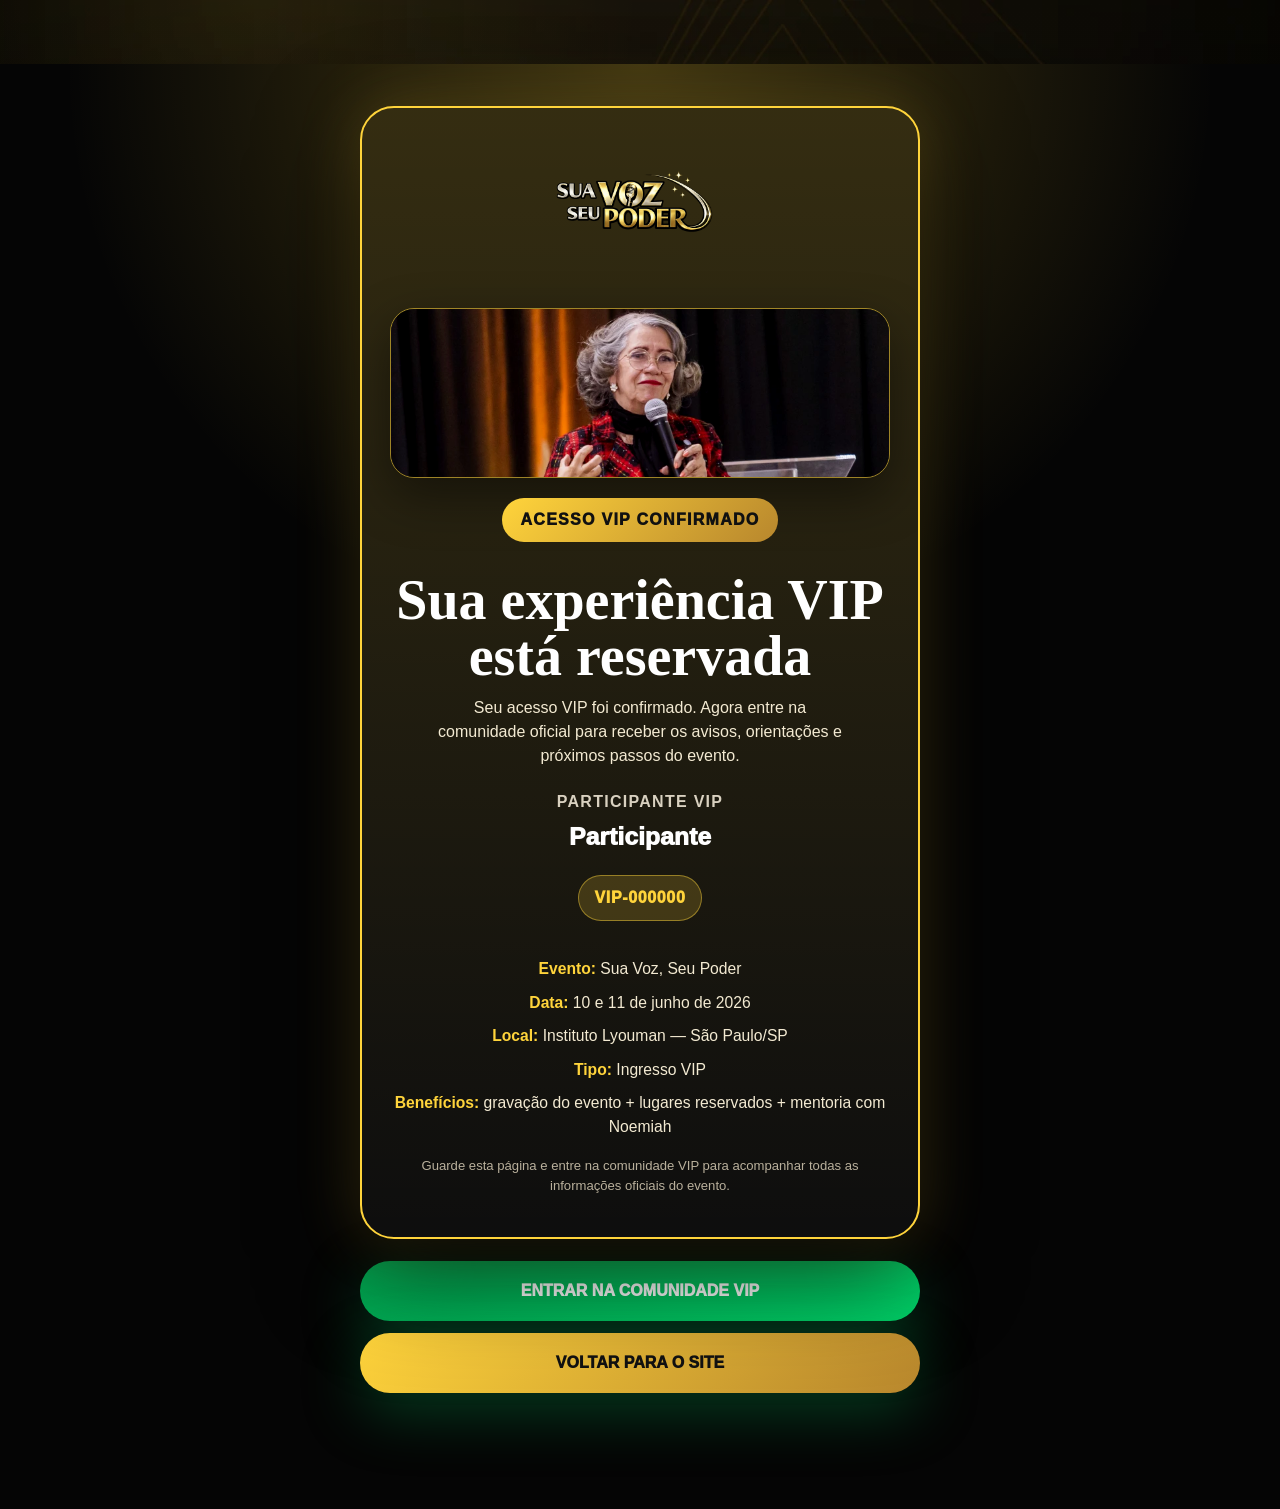
<file: ingresso-vip.html>
<!DOCTYPE html>
<html lang="pt-br">
<head>
  <meta charset="UTF-8">
  <meta name="viewport" content="width=device-width, initial-scale=1.0">

  <title>Ingresso VIP | Sua Voz, Seu Poder</title>

  <link rel="stylesheet" href="style.css">

  <!-- META PIXEL - cole o código completo do Pixel da Meta abaixo desta linha -->
  <!-- Meta Pixel Code -->
  <script>
    !function(f,b,e,v,n,t,s){
      if(f.fbq)return;
      n=f.fbq=function(){
        n.callMethod ?
        n.callMethod.apply(n,arguments) :
        n.queue.push(arguments)
      };

      if(!f._fbq)f._fbq=n;

      n.push=n;
      n.loaded=!0;
      n.version='2.0';
      n.queue=[];

      t=b.createElement(e);
      t.async=!0;
      t.src=v;

      s=b.getElementsByTagName(e)[0];
      s.parentNode.insertBefore(t,s)
    }(
      window,
      document,
      'script',
      'https://connect.facebook.net/en_US/fbevents.js'
    );

    fbq('init', '1332486198815609');
    fbq('track', 'PageView');
    fbq('track', 'Purchase', {
      value: 97.00,
      currency: 'BRL'
    });
  </script>

  <noscript>
    <img
      height="1"
      width="1"
      style="display:none"
      src="https://www.facebook.com/tr?id=1332486198815609&ev=PageView&noscript=1"
    />
  </noscript>
  <!-- End Meta Pixel Code -->

  <!-- GOOGLE ANALYTICS GA4 - cole o código completo do GA4 abaixo desta linha -->
  <!-- Google tag (gtag.js) -->
<script async src="https://www.googletagmanager.com/gtag/js?id=G-CHQZ6MXQG1"></script>
<script>
  window.dataLayer = window.dataLayer || [];
  function gtag(){dataLayer.push(arguments);}
  gtag('js', new Date());

  gtag('config', 'G-CHQZ6MXQG1');
</script>

  <style>
    body {
      background: #050505;
    }

    .ticket-page {
      min-height: 100vh;
      padding: 42px 18px;
      display: flex;
      align-items: center;
      justify-content: center;
      background:
        radial-gradient(
          circle at top,
          rgba(255, 212, 59, .25),
          transparent 38%
        ),
        #050505;
    }

    .ticket-wrapper {
      width: min(100%, 560px);
    }

    .ticket-card {
      position: relative;
      overflow: hidden;
      border-radius: 34px;
      border: 2px solid #ffd43b;
      background:
        linear-gradient(
          180deg,
          rgba(255, 212, 59, .18),
          rgba(255, 255, 255, .025)
        ),
        #080808;
      box-shadow:
        0 30px 100px rgba(0, 0, 0, .7),
        0 0 60px rgba(255, 212, 59, .25);
      padding: 28px;
      text-align: center;
    }

    .ticket-logo {
      width: min(240px, 76%);
      margin: 0 auto 12px;
      display: block;
    }

    .ticket-photo {
      width: 100%;
      height: 170px;
      margin: 0 auto 20px;
      border-radius: 24px;
      overflow: hidden;
      border: 1px solid rgba(255, 212, 59, .55);
      box-shadow: 0 18px 50px rgba(0, 0, 0, .45);
    }

    .ticket-photo img {
      width: 100%;
      height: 100%;
      object-fit: cover;
      object-position: center 12%;
      display: block;
      filter: brightness(.95) contrast(1.08);
    }

    .vip-badge {
      display: inline-block;
      background: linear-gradient(135deg, #ffd43b, #b8872d);
      color: #111;
      padding: 10px 18px;
      border-radius: 999px;
      font-weight: 950;
      letter-spacing: .08em;
      text-transform: uppercase;
      margin-bottom: 18px;
    }

    .ticket-title {
      font-family: Georgia, serif;
      font-size: clamp(2rem, 7vw, 3.5rem);
      line-height: 1;
      margin: 12px 0;
      color: #ffffff;
    }

    .ticket-subtitle {
      color: #f3ead2;
      margin: 0 auto 22px;
      max-width: 420px;
    }

    .ticket-name {
      margin: 18px 0 4px;
      font-size: 1rem;
      color: #d9d1c0;
      text-transform: uppercase;
      letter-spacing: .08em;
      font-weight: 900;
    }

    .ticket-person {
      font-size: 1.55rem;
      font-weight: 950;
      color: #ffffff;
      margin-bottom: 14px;
      word-break: break-word;
    }

    .ticket-code {
      display: inline-flex;
      align-items: center;
      justify-content: center;
      background: rgba(255, 212, 59, .18);
      color: #ffd43b;
      border: 1px solid rgba(255, 212, 59, .45);
      border-radius: 999px;
      padding: 10px 16px;
      font-weight: 950;
      letter-spacing: .04em;
      margin: 6px 0 18px;
    }

    .ticket-info {
      display: grid;
      gap: 10px;
      margin: 18px 0 8px;
      color: #f3ead2;
      font-size: .98rem;
    }

    .ticket-info strong {
      color: #ffd43b;
    }

    .ticket-note {
      color: #b9b09c;
      font-size: .82rem;
      margin-top: 18px;
    }

    .ticket-actions {
      display: grid;
      gap: 12px;
      margin-top: 22px;
    }

    .btn-vip,
    .btn-whatsapp {
      display: flex;
      align-items: center;
      justify-content: center;
      width: 100%;
      text-decoration: none;
      padding: 18px 24px;
      border-radius: 999px;
      font-weight: 950;
      text-transform: uppercase;
      text-align: center;
      transition: .2s ease;
    }

    .btn-vip:hover,
    .btn-whatsapp:hover {
      transform: translateY(-2px);
      filter: brightness(1.05);
    }

    .btn-whatsapp {
      background: linear-gradient(135deg, #00a651, #00d268);
      color: #ffffff;
      box-shadow: 0 18px 60px rgba(0, 166, 81, .34);
    }

    .btn-vip {
      background: linear-gradient(135deg, #ffd43b, #b8872d);
      color: #111;
    }

    @media (max-width: 480px) {
      .ticket-page {
        padding: 24px 12px;
      }

      .ticket-card {
        border-radius: 24px;
        padding: 22px 16px;
      }

      .ticket-photo {
        height: 145px;
      }

      .btn-vip,
      .btn-whatsapp {
        padding: 16px 18px;
        font-size: .9rem;
      }
    }
  </style>
</head>

<body>

  <main class="ticket-page">

    <div class="ticket-wrapper">

      <section class="ticket-card" id="ticketCard">

        <img
          src="assets/suavozseupoder.png"
          alt="Sua Voz, Seu Poder"
          class="ticket-logo"
        >

        <div class="ticket-photo">
          <img
            src="assets/Transbordar_767_1_2_1.webp"
            alt="Noemiah Alvez"
          >
        </div>

        <div class="vip-badge">
          Acesso VIP confirmado
        </div>

        <h1 class="ticket-title">
          Sua experiência VIP está reservada
        </h1>

        <p class="ticket-subtitle">
          Seu acesso VIP foi confirmado. Agora entre na comunidade oficial
          para receber os avisos, orientações e próximos passos do evento.
        </p>

        <div class="ticket-name">
          Participante VIP
        </div>

        <div class="ticket-person" id="ticketName">
          Participante
        </div>

        <div class="ticket-code" id="ticketCode">
          VIP-000000
        </div>

        <div class="ticket-info">
          <div>
            <strong>Evento:</strong> Sua Voz, Seu Poder
          </div>

          <div>
            <strong>Data:</strong> 10 e 11 de junho de 2026
          </div>

          <div>
            <strong>Local:</strong> Instituto Lyouman — São Paulo/SP
          </div>

          <div>
            <strong>Tipo:</strong> Ingresso VIP
          </div>

          <div>
            <strong>Benefícios:</strong>
            gravação do evento + lugares reservados + mentoria com Noemiah
          </div>
        </div>

        <p class="ticket-note">
          Guarde esta página e entre na comunidade VIP para acompanhar
          todas as informações oficiais do evento.
        </p>

      </section>

      <div class="ticket-actions">

        <a
          href="https://chat.whatsapp.com/EIhF6lKEN8lK5Rsw1TGhr6"
          target="_blank"
          rel="noopener noreferrer"
          class="btn-whatsapp"
        >
          Entrar na comunidade VIP
        </a>

        <a
          href="https://www.noemiahalvez.com"
          class="btn-vip"
        >
          Voltar para o site
        </a>

      </div>

    </div>

  </main>

  <script>
    const params = new URLSearchParams(window.location.search);

    const id =
      params.get("id") ||
      params.get("codigo") ||
      "VIP-000000";

    const nome =
      params.get("nome") ||
      "Participante";

    const ticketName = document.getElementById("ticketName");
    const ticketCode = document.getElementById("ticketCode");

    ticketName.textContent = nome;
    ticketCode.textContent = id;
  </script>

</body>
</html>
</file>
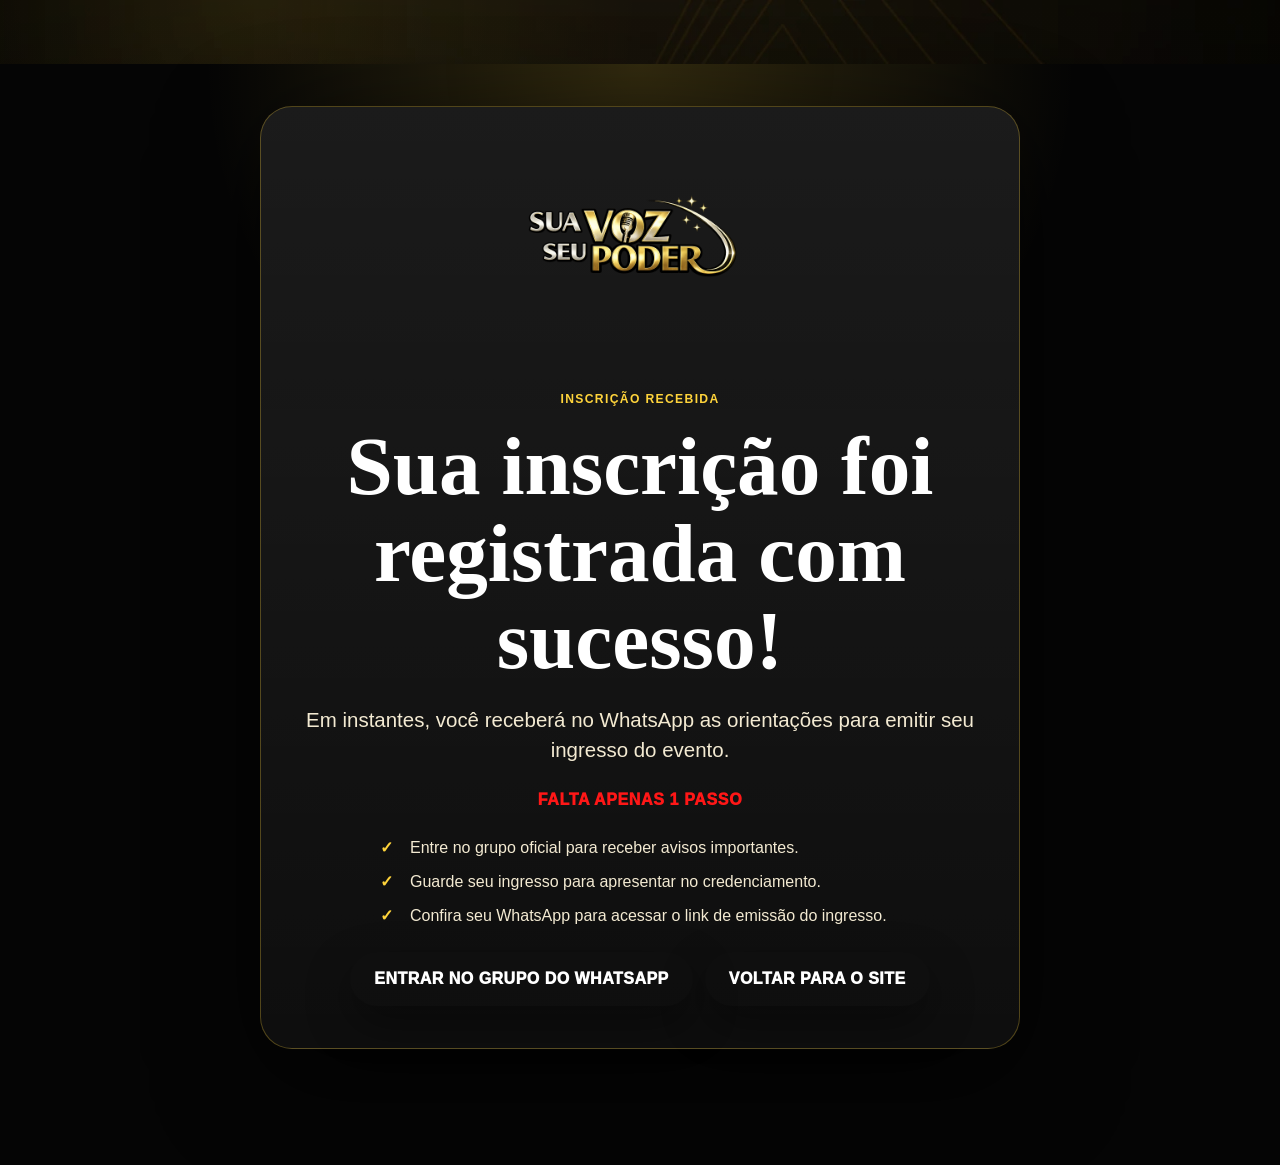
<file: obrigado.html>
<!DOCTYPE html>
<html lang="pt-br">
<head>
  <meta charset="UTF-8">
  <meta name="viewport" content="width=device-width, initial-scale=1.0">
  <title>Inscrição Confirmada | Sua Voz, Seu Poder</title>
  <link rel="stylesheet" href="style.css">

  <!-- META PIXEL - cole o código completo do Pixel da Meta abaixo desta linha -->
  <!-- Meta Pixel Code -->
<script>
!function(f,b,e,v,n,t,s)
{if(f.fbq)return;n=f.fbq=function(){n.callMethod?
n.callMethod.apply(n,arguments):n.queue.push(arguments)};
if(!f._fbq)f._fbq=n;n.push=n;n.loaded=!0;n.version='2.0';
n.queue=[];t=b.createElement(e);t.async=!0;
t.src=v;s=b.getElementsByTagName(e)[0];
s.parentNode.insertBefore(t,s)}(window, document,'script',
'https://connect.facebook.net/en_US/fbevents.js');
fbq('init', '1332486198815609');
fbq('track', 'PageView');
</script>
<noscript><img height="1" width="1" style="display:none"
src="https://www.facebook.com/tr?id=1332486198815609&ev=PageView&noscript=1"
/></noscript>
<!-- End Meta Pixel Code -->
  
  <!-- GOOGLE ANALYTICS GA4 - cole o código completo do GA4 abaixo desta linha -->
  <!-- Google tag (gtag.js) -->
<script async src="https://www.googletagmanager.com/gtag/js?id=G-CHQZ6MXQG1"></script>
<script>
  window.dataLayer = window.dataLayer || [];
  function gtag(){dataLayer.push(arguments);}
  gtag('js', new Date());

  gtag('config', 'G-CHQZ6MXQG1');
</script>

  <style>
    .thanks-page{min-height:100vh;padding:42px 18px;display:flex;align-items:center;justify-content:center;text-align:center;background:radial-gradient(circle at top, rgba(255,212,59,.18), transparent 36%),#050505;}
    .thanks-card{width:min(100%,760px);border-radius:32px;border:1px solid var(--line);background:linear-gradient(180deg, rgba(255,255,255,.08), rgba(255,255,255,.025)),#080808;box-shadow:0 30px 100px rgba(0,0,0,.65);padding:42px 28px;}
    .thanks-logo{width:min(320px,82%);margin:0 auto 24px;display:block;}
    .thanks-card h1{max-width:680px;margin-inline:auto;}
    .thanks-card .lead{margin:0 auto 22px;}
    .thanks-alert{color:#ff1717;font-weight:950;text-transform:uppercase;letter-spacing:.04em;margin:20px 0 10px;}
    .thanks-list{display:grid;gap:10px;text-align:left;max-width:520px;margin:24px auto;padding:0;list-style:none;}
    .thanks-list li{position:relative;padding-left:30px;color:#f3ead2;}
    .thanks-list li:before{content:"✓";position:absolute;left:0;color:var(--gold);font-weight:950;}
    .thanks-actions{display:flex;justify-content:center;gap:12px;flex-wrap:wrap;margin-top:24px;}
    @media(max-width:560px){.thanks-card{padding:30px 18px;border-radius:24px;}.thanks-actions .btn{width:100%;}}
  </style>
</head>
<body>
  <main class="thanks-page">
    <section class="thanks-card">
      <img src="assets/suavozseupoder.png" class="thanks-logo" alt="Sua Voz, Seu Poder">
      <span class="eyebrow center">Inscrição recebida</span>
      <h1>Sua inscrição foi registrada com sucesso!</h1>
      <p class="lead">Em instantes, você receberá no WhatsApp as orientações para emitir seu ingresso do evento.</p>
      <p class="thanks-alert">Falta apenas 1 passo</p>
      <ul class="thanks-list">
        <li>Entre no grupo oficial para receber avisos importantes.</li>
        <li>Guarde seu ingresso para apresentar no credenciamento.</li>
        <li>Confira seu WhatsApp para acessar o link de emissão do ingresso.</li>
      </ul>
      <div class="thanks-actions">
        <a href="https://chat.whatsapp.com/HwsM5N0pQluL1ok7XPo3OA" target="_blank" rel="noopener noreferrer" class="btn btn-secondary">Entrar no grupo do WhatsApp</a>
        <a href="index.html" class="btn btn-primary">Voltar para o site</a>
      </div>
    </section>
  </main>

  <script>
fbq('track', 'Lead');
</script>
  
</body>
</html>
</file>
<file: style.css>
:root{
  --black:#050505;
  --soft:#0b0a07;
  --card:#121212;
  --card2:#181818;
  --gold:#ffd43b;
  --gold2:#b8872d;
  --green:#00a651;
  --green2:#00d268;
  --red:#d60000;
  --white:#ffffff;
  --muted:#d9d1c0;
  --muted2:#918a7b;
  --line:rgba(255,212,59,.28);
  --max:1120px;
  --bar-height:82px;
}
*{box-sizing:border-box}
html{scroll-behavior:smooth}
body{
  margin:0;
  background:#050505;
  color:var(--white);
  font-family:Inter,Arial,sans-serif;
  line-height:1.5;
  overflow-x:hidden;
  padding-top:var(--bar-height);
  padding-bottom:74px;
}
body::before{
  content:"";
  position:fixed;
  inset:0;
  background:radial-gradient(circle at 20% 0%,rgba(255,212,59,.14),transparent 28%),url("assets/bg111.webp") center/cover no-repeat;
  opacity:.72;
  z-index:-2;
}
body::after{
  content:"";
  position:fixed;
  inset:0;
  background:linear-gradient(180deg,rgba(0,0,0,.08),#050505 92%);
  z-index:-1;
}
a{color:inherit;text-decoration:none}
img{max-width:100%;display:block}
p{color:#f0e6d2}
.container{width:min(100% - 28px,var(--max));margin:auto}
.narrow{max-width:900px;margin-inline:auto}
.center-text{text-align:center}
.center{display:flex;justify-content:center;text-align:center}

/* TARJA FIXA */
.urgency-bar{
  position:fixed;
  top:0;
  left:0;
  right:0;
  z-index:999;
  background:linear-gradient(90deg,#8b0000 0%,#e10c0c 45%,#850000 100%);
  box-shadow:0 12px 40px rgba(0,0,0,.45);
}
.urgency-inner{
  width:min(100% - 18px,1200px);
  margin:auto;
  min-height:var(--bar-height);
  display:flex;
  align-items:center;
  justify-content:space-between;
  gap:14px;
}
.urgency-copy{display:grid;gap:2px;min-width:0}
.urgency-copy strong{font-size:.92rem;letter-spacing:.04em;color:#fff;text-transform:uppercase}
.urgency-copy strong::after{content:" •";color:var(--gold)}
.urgency-copy span{font-size:.84rem;color:#ffe8e8}
.countdown-wrap{display:flex;align-items:center;gap:10px;flex-shrink:0}
.countdown-wrap>span{font-size:.78rem;color:#fff;line-height:1.15;text-align:right;max-width:96px}
.countdown{display:flex;gap:6px}
.countdown span{
  min-width:48px;
  border-radius:8px;
  padding:7px 5px;
  background:rgba(0,0,0,.35);
  border:1px solid rgba(255,255,255,.18);
  text-align:center;
}
.countdown b{display:block;font-size:1rem;line-height:1;color:#fff}
.countdown small{display:block;font-size:.56rem;text-transform:uppercase;color:#ffe8e8;margin-top:3px}

.hero{position:relative;overflow:hidden;background:#050505}
.hero-media{width:100%;background:#080808}
.hero-main-img{width:100%;height:auto;object-fit:cover}
.hero-content{padding:46px 0 60px;text-align:center}
.hero-logo{width:min(300px,76%);margin:0 auto 24px}
.eyebrow{display:inline-flex;align-items:center;gap:8px;color:var(--gold);font-weight:900;text-transform:uppercase;letter-spacing:.11em;font-size:.76rem;margin-bottom:14px}
h1,h2,h3{margin:0;color:#fff}
h1,h2{font-family:Georgia,serif;line-height:1.05}
h1{font-size:clamp(2.15rem,8vw,5.2rem);max-width:980px;margin:0 auto 20px}
h2{font-size:clamp(2rem,6vw,4rem);margin-bottom:18px}
h3{font-size:1.35rem}.lead{font-size:clamp(1.03rem,2vw,1.28rem);color:#f3ead2;max-width:850px;margin:0 auto 22px}
.event-pills{display:flex;justify-content:center;gap:10px;flex-wrap:wrap;margin:24px auto 28px}
.event-pills span{border:1px solid var(--line);border-radius:999px;background:rgba(255,255,255,.055);padding:10px 14px;font-weight:800;color:#fff}
.hero-actions,.center-actions{display:flex;gap:14px;justify-content:center;align-items:center;flex-wrap:wrap}
.btn{display:inline-flex;align-items:center;justify-content:center;min-height:54px;padding:15px 24px;border-radius:999px;border:0;font-weight:950;text-transform:uppercase;letter-spacing:.03em;cursor:pointer;transition:.2s ease;box-shadow:0 18px 45px rgba(0,0,0,.38);text-align:center}
.btn:hover{transform:translateY(-2px);filter:brightness(1.06)}
.btn-vip{background:linear-gradient(135deg,var(--green),var(--green2));color:#fff;box-shadow:0 18px 60px rgba(0,166,81,.34)}
.btn-ghost,.btn-map{background:transparent;color:#fff;border:1px solid var(--line)}
.btn-start-subtle{background:transparent;color:#ded8cc;border:1px solid rgba(255,255,255,.22);box-shadow:none;min-height:48px;font-size:.82rem;opacity:.86}
.btn-start-subtle:hover{background:rgba(255,255,255,.06);opacity:1}
.full{width:100%}
.section{padding:70px 0}
.section-divider{width:min(94%,1120px);height:34px;margin:0 auto;background:url("assets/Frame_1707480869_1.webp") center/contain no-repeat;opacity:.9}
.vsl-section{padding-top:64px}.video-feature{margin:30px auto 0;border:1px solid var(--line);border-radius:28px;overflow:hidden;background:#111;box-shadow:0 25px 80px rgba(0,0,0,.5)}.vertical-video{width:min(100%,390px);aspect-ratio:9/16}.video-feature iframe,.video-wrap iframe,.video-wrapper iframe{width:100%;height:100%;border:0;display:block}
.trainer-grid,.location-grid{display:grid;grid-template-columns:1fr;gap:30px;align-items:center}.image-frame,.location-photo{border-radius:28px;overflow:hidden;border:1px solid var(--line);box-shadow:0 28px 90px rgba(0,0,0,.55);background:#111}.image-frame img{width:100%;height:auto;object-fit:cover;object-position:center 12%}.icon-list,.benefits{list-style:none;margin:22px 0 0;padding:0;display:grid;gap:12px}.icon-list li,.benefits li{position:relative;color:#f3ead2;background:rgba(255,255,255,.055);border:1px solid rgba(255,255,255,.08);border-radius:16px;padding:12px 14px}.authority-section{background:linear-gradient(180deg,rgba(255,212,59,.06),rgba(0,0,0,0))}

/* INGRESSOS MOBILE-FIRST */
.ticket-grid{display:grid;grid-template-columns:1fr;gap:20px;margin-top:42px;align-items:stretch}
.ticket-card{position:relative;border-radius:28px;padding:24px 18px;overflow:hidden;min-width:0}
.ticket-card>*{position:relative;z-index:1}.ticket-label{display:inline-block;color:var(--gold);font-weight:950;text-transform:uppercase;letter-spacing:.12em;font-size:.72rem;margin-bottom:10px}.ticket-card h3{font-family:Georgia,serif;font-size:clamp(2.6rem,10vw,4.7rem);line-height:.88;margin-bottom:12px}.ticket-desc{color:#e9ddc5;margin-top:0}.price-block{margin:22px 0;border-radius:22px;padding:18px;text-align:center}.price-block small{display:block;text-transform:uppercase;letter-spacing:.1em;font-weight:800}.price-block strong{display:block;font-size:clamp(2.15rem,9vw,3.7rem);line-height:1}.start-card{background:linear-gradient(180deg,rgba(255,255,255,.065),rgba(255,255,255,.018)),#111;border:1px solid rgba(255,255,255,.12);box-shadow:0 22px 80px rgba(0,0,0,.52);opacity:.96}.start-card::before{content:"";position:absolute;inset:0;background:radial-gradient(circle at top right,rgba(150,150,150,.16),transparent 38%);pointer-events:none}.start-card h3{color:#f1f1f1}.start-price{background:rgba(255,255,255,.045);border:1px solid rgba(255,255,255,.1)}.start-price small{color:#aaa}.start-price strong{color:#e9e9e9;font-size:clamp(1.9rem,8vw,3.1rem)}.loss-box{margin:24px 0 22px;padding:18px;border-radius:22px;background:rgba(0,0,0,.26);border:1px solid rgba(255,255,255,.08)}.loss-box p{margin:0 0 12px;color:#aaa;font-weight:800;text-align:center}.missed li{color:#8f8f8f;text-decoration:line-through;text-decoration-thickness:1px;background:rgba(255,255,255,.025);padding-left:34px}.missed li::before{content:"×";position:absolute;left:14px;top:12px;color:#777;font-weight:950;text-decoration:none}.included li{padding-left:34px}.included li::before{content:"✓";position:absolute;left:14px;top:12px;color:#b7b7b7;font-weight:950}.vip-card{background:linear-gradient(180deg,rgba(255,212,59,.08),rgba(0,166,81,.08) 40%,rgba(255,255,255,.025)),#060606;border:2px solid rgba(0,210,104,.86);box-shadow:0 30px 110px rgba(0,166,81,.2),0 30px 100px rgba(0,0,0,.7)}.vip-card::before{content:"";position:absolute;inset:0;background:radial-gradient(circle at top right,rgba(0,210,104,.32),transparent 38%),radial-gradient(circle at 10% 0%,rgba(255,212,59,.18),transparent 28%);pointer-events:none}.recommended{position:absolute;top:0;right:18px;transform:translateY(-1px);background:linear-gradient(135deg,#ffd43b,#b8872d);color:#161000;border-radius:0 0 16px 16px;padding:10px 15px;font-weight:950;text-transform:uppercase;font-size:.72rem;letter-spacing:.06em;z-index:2}.vip-price{background:rgba(0,166,81,.12);border:1px solid rgba(0,210,104,.44)}.vip-price small{color:#d7f8e5}.vip-price strong{color:#3cff97}.vip-bonus{margin:0 0 18px;border:1px solid rgba(255,212,59,.35);background:rgba(255,212,59,.08);border-radius:16px;padding:14px;text-align:center;font-weight:950;color:var(--gold);text-transform:uppercase;font-size:.9rem}.vip-benefits li{padding-left:38px;background:rgba(255,255,255,.07)}.vip-benefits li::before{content:"✓";position:absolute;left:14px;top:11px;width:20px;height:20px;border-radius:50%;display:grid;place-items:center;background:var(--gold);color:#111;font-size:.8rem;font-weight:950}.secure-note{text-align:center;color:#bcb5a7;font-size:.92rem;margin:22px 0 0}

.comparison-table{margin-top:28px;border:1px solid var(--line);border-radius:24px;overflow:hidden;background:rgba(255,255,255,.04)}.row{display:grid;grid-template-columns:1.35fr .5fr .5fr}.row>div{padding:14px 10px;border-bottom:1px solid rgba(255,255,255,.08);color:#f3ead2}.row>div:nth-child(2),.row>div:nth-child(3){text-align:center;font-weight:950}.row.head{background:rgba(255,212,59,.12);font-weight:950;text-transform:uppercase}.row.head>div{color:#fff}.row:last-child>div{border-bottom:0}.video-grid{display:grid;grid-template-columns:1fr;gap:22px;margin-top:34px}.video-card,.info-card{background:rgba(255,255,255,.055);border:1px solid rgba(255,255,255,.1);border-radius:24px;padding:14px;box-shadow:0 20px 70px rgba(0,0,0,.35)}.video-wrap{aspect-ratio:16/9;border-radius:18px;overflow:hidden;background:#111}.video-card h3{margin:14px 8px 2px}.two-videos{grid-template-columns:1fr}.video-wrapper{aspect-ratio:16/9;border-radius:24px;overflow:hidden;border:1px solid var(--line);background:#111}.location-photo img{width:100%;height:auto;object-fit:cover}.schedule-grid{display:grid;grid-template-columns:1fr;gap:14px;margin:22px 0}.address{font-size:1.06rem;color:#f3ead2}.vagas-limitadas{color:#ff4646;font-weight:950}.faq-list{display:grid;gap:12px;margin-top:28px}.faq-list details{background:rgba(255,255,255,.065);border:1px solid rgba(255,255,255,.1);border-radius:18px;padding:18px 20px}.faq-list summary{cursor:pointer;font-weight:950;font-size:1.05rem}.faq-list p{color:#f3ead2;margin:12px 0 0}.final-logo{width:min(320px,80%);margin:0 auto 24px}.footer{text-align:center;color:#bfb6a5;padding:34px 18px 44px;border-top:1px solid rgba(255,255,255,.08)}.footer p{margin:6px 0;color:#bfb6a5}.floating-buy{position:fixed;left:50%;bottom:14px;transform:translateX(-50%);z-index:35;background:linear-gradient(135deg,var(--green),var(--green2));color:#fff;padding:14px 22px;border-radius:999px;font-weight:950;text-align:center;box-shadow:0 20px 60px rgba(0,0,0,.45);width:min(92%,420px)}

@media(max-width:420px){:root{--bar-height:104px}.urgency-inner{display:grid;grid-template-columns:1fr;gap:6px;padding:8px 0}.countdown-wrap{justify-content:space-between}.countdown-wrap>span{text-align:left;max-width:120px}.countdown span{min-width:43px;padding:6px 4px}.urgency-copy strong{font-size:.77rem}.urgency-copy span,.countdown-wrap>span{font-size:.72rem}.btn{width:100%;font-size:.86rem}.hero-actions,.center-actions{display:grid}.section{padding:58px 0}.section-divider{height:24px}.vertical-video{width:min(100%,330px)}.ticket-card{border-radius:24px}.comparison-table{overflow-x:auto}.row{min-width:540px}.floating-buy{font-size:.82rem}}
@media(min-width:760px){.video-grid{grid-template-columns:repeat(3,1fr)}.two-videos{grid-template-columns:repeat(2,1fr)}.schedule-grid{grid-template-columns:1fr 1fr}.trainer-grid,.location-grid{grid-template-columns:.9fr 1.1fr;gap:46px}.image-frame img{height:520px}.location-photo img{height:480px}.ticket-card{padding:32px}.ticket-grid{grid-template-columns:.92fr 1.08fr;gap:24px}.start-card{transform:translateY(18px) scale(.985)}.vip-card{transform:scale(1.02)}}
@media(min-width:980px){:root{--bar-height:64px}.urgency-inner{min-height:var(--bar-height)}.ticket-grid{gap:30px}.section{padding:82px 0}}

.installments {
  display: block;
  margin-top: 6px;
  font-size: 0.95rem;
  font-weight: 500;
  opacity: 0.85;
}

/* AJUSTE VSL HORIZONTAL - vídeo depois do HERO */
.video-feature.horizontal-video {
  position: relative;
  width: min(100%, 920px);
  max-width: 920px;
  margin: 30px auto 0;
  aspect-ratio: 16 / 9;
  border: 1px solid var(--line);
  border-radius: 28px;
  overflow: hidden;
  background: #000;
  box-shadow: 0 25px 80px rgba(0, 0, 0, .5);
}

.video-feature.horizontal-video iframe {
  position: absolute;
  inset: 0;
  width: 100%;
  height: 100%;
  border: 0;
  display: block;
}

@media (max-width: 420px) {
  .video-feature.horizontal-video {
    width: 100%;
    max-width: 100%;
    border-radius: 22px;
  }
}
</file>
